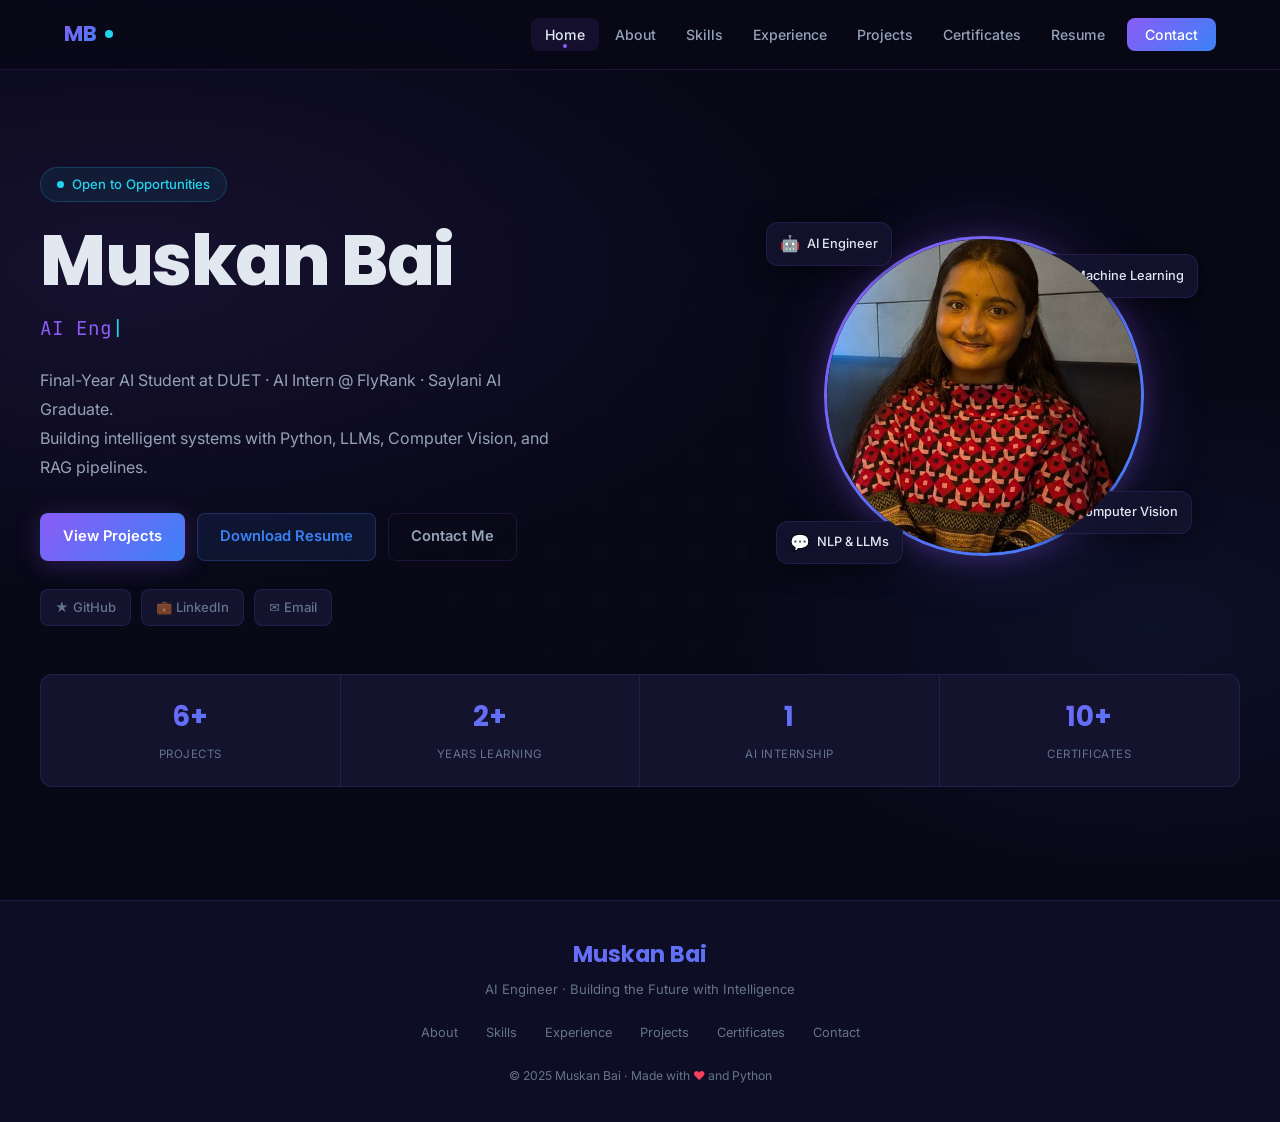
<file: index.html>
<!doctype html>
<html lang="en">
  <head>
    <meta charset="UTF-8" />
    <meta name="viewport" content="width=device-width, initial-scale=1.0" />
    <meta
      name="description"
      content="Muskan Bai – AI Engineer | Machine Learning | Computer Vision | NLP & LLMs. Final-Year AI Student at DUET, AI Intern at FlyRank."
    />
    <title>Muskan Bai | AI Engineer</title>
    <link rel="stylesheet" href="css/style.css" />
    <!-- Google Analytics -->
<script async src="https://www.googletagmanager.com/gtag/js?id=G-RL6PS8D0K2"></script>
<script>
  window.dataLayer = window.dataLayer || [];
  function gtag(){dataLayer.push(arguments);}
  gtag('js', new Date());

  gtag('config', 'G-RL6PS8D0K2');
</script>
  </head>
  <body>
    <!-- ===== NAVBAR ===== -->
    <nav class="navbar" id="navbar">
      <div class="nav-container">
        <a href="index.html" class="nav-logo">
          <span class="logo-text">MB</span>
          <span class="logo-dot"></span>
        </a>
        <ul class="nav-links" id="navLinks">
          <li><a href="index.html" class="nav-link">Home</a></li>
          <li><a href="about.html" class="nav-link">About</a></li>
          <li><a href="skills.html" class="nav-link">Skills</a></li>
          <li><a href="experience.html" class="nav-link">Experience</a></li>
          <li><a href="projects.html" class="nav-link">Projects</a></li>
          <li><a href="certificates.html" class="nav-link">Certificates</a></li>
          <li><a href="resume.html" class="nav-link">Resume</a></li>
          <li><a href="contact.html" class="nav-link btn-nav">Contact</a></li>
        </ul>
        <button class="hamburger" id="hamburger" aria-label="Toggle menu">
          <span></span><span></span><span></span>
        </button>
      </div>
    </nav>

    <!-- ===== HERO ===== -->
    <section class="hero">
      <div class="hero-content">
        <!-- Text -->
        <div class="hero-text">
          <div class="hero-badge">
            <span class="badge-dot"></span>
            Open to Opportunities
          </div>

          <h1 class="hero-name">Muskan Bai</h1>

          <p class="hero-role">
            <span id="typed-text"></span><span class="cursor">|</span>
          </p>

          <p class="hero-desc">
            Final-Year AI Student at DUET &middot; AI Intern&nbsp;@&nbsp;FlyRank
            &middot; Saylani AI Graduate.<br />
            Building intelligent systems with Python, LLMs, Computer Vision, and
            RAG pipelines.
          </p>

          <div class="hero-buttons">
            <a href="projects.html" class="btn btn-primary">View Projects</a>
            <a href="assets/resume.pdf" class="btn btn-secondary" download
              >Download Resume</a
            >
            <a href="contact.html" class="btn btn-outline">Contact Me</a>
          </div>

          <div class="hero-socials">
            <a
              href="https://github.com/yourusername"
              class="social-btn"
              target="_blank"
              rel="noopener noreferrer"
              >&#9733; GitHub</a
            >
            <a
              href="https://linkedin.com/in/yourprofile"
              class="social-btn"
              target="_blank"
              rel="noopener noreferrer"
              >&#128188; LinkedIn</a
            >
            <a href="mailto:your-email@example.com" class="social-btn"
              >&#9993; Email</a
            >
          </div>
        </div>

        <!-- Visual -->
        <div class="hero-visual">
          <div class="avatar-ring">
            <div class="avatar-inner">
              <img
                src="images/profile.jpeg"
                alt="Muskan Bai"
                class="avatar-img"
              />
              <div class="avatar-fallback">MB</div>
            </div>
          </div>

          <div class="float-card fc-1">
            <span class="float-card-icon">&#129302;</span> AI Engineer
          </div>
          <div class="float-card fc-2">
            <span class="float-card-icon">&#129504;</span> Machine Learning
          </div>
          <div class="float-card fc-3">
            <span class="float-card-icon">&#128065;</span> Computer Vision
          </div>
          <div class="float-card fc-4">
            <span class="float-card-icon">&#128172;</span> NLP &amp; LLMs
          </div>
        </div>
      </div>

      <!-- Stats -->
      <div class="hero-stats">
        <div class="stat-item">
          <span class="stat-number">6+</span>
          <span class="stat-label">Projects</span>
        </div>
        <div class="stat-item">
          <span class="stat-number">2+</span>
          <span class="stat-label">Years Learning</span>
        </div>
        <div class="stat-item">
          <span class="stat-number">1</span>
          <span class="stat-label">AI Internship</span>
        </div>
        <div class="stat-item">
          <span class="stat-number">10+</span>
          <span class="stat-label">Certificates</span>
        </div>
      </div>
    </section>

    <!-- ===== FOOTER ===== -->
    <footer class="footer">
      <div class="footer-inner">
        <div class="footer-logo">Muskan Bai</div>
        <p class="footer-sub">
          AI Engineer &middot; Building the Future with Intelligence
        </p>
        <nav class="footer-nav">
          <a href="about.html">About</a>
          <a href="skills.html">Skills</a>
          <a href="experience.html">Experience</a>
          <a href="projects.html">Projects</a>
          <a href="certificates.html">Certificates</a>
          <a href="contact.html">Contact</a>
        </nav>
        <p class="footer-copy">
          &copy; 2025 Muskan Bai &middot; Made with
          <span class="heart">&#9829;</span> and Python
        </p>
      </div>
    </footer>

    <script src="js/script.js"></script>
  </body>
</html>
</file>
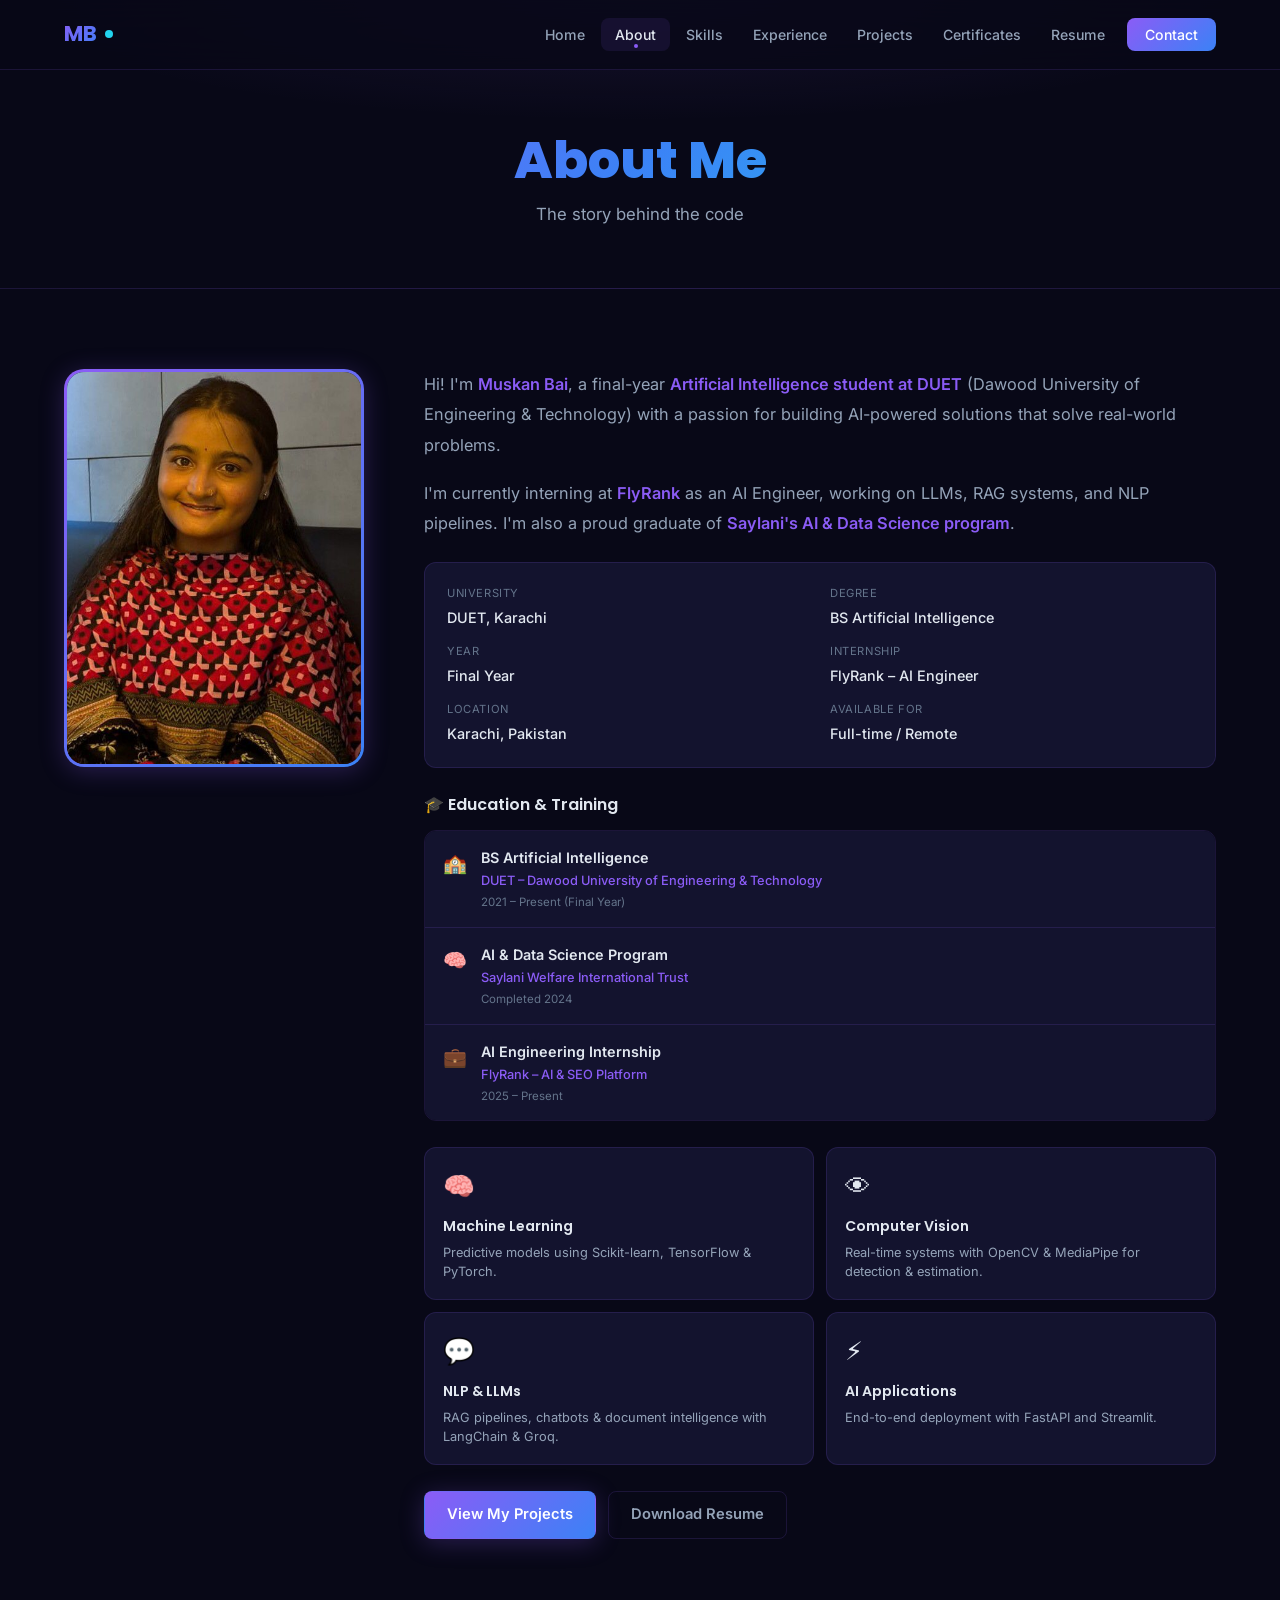
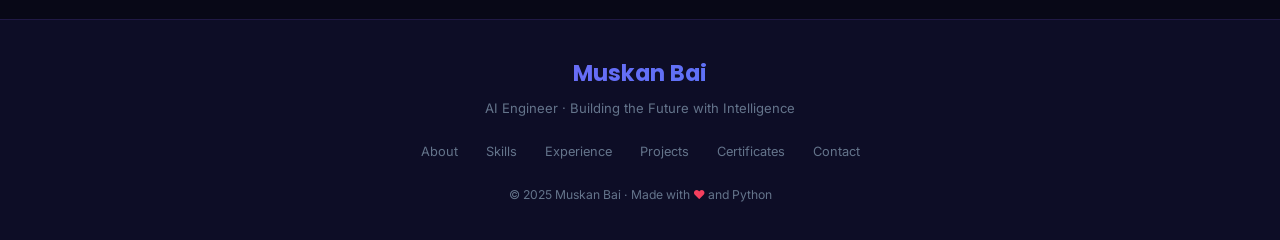
<file: about.html>
<!doctype html>
<html lang="en">
  <head>
    <meta charset="UTF-8" />
    <meta name="viewport" content="width=device-width, initial-scale=1.0" />
    <meta
      name="description"
      content="About Muskan Bai – Final-Year AI Student at DUET, AI Intern at FlyRank, Saylani AI Graduate."
    />
    <title>About | Muskan Bai</title>
    <link rel="stylesheet" href="css/style.css" />
  </head>
  <body>
    <nav class="navbar" id="navbar">
      <div class="nav-container">
        <a href="index.html" class="nav-logo">
          <span class="logo-text">MB</span>
          <span class="logo-dot"></span>
        </a>
        <ul class="nav-links" id="navLinks">
          <li><a href="index.html" class="nav-link">Home</a></li>
          <li><a href="about.html" class="nav-link">About</a></li>
          <li><a href="skills.html" class="nav-link">Skills</a></li>
          <li><a href="experience.html" class="nav-link">Experience</a></li>
          <li><a href="projects.html" class="nav-link">Projects</a></li>
          <li><a href="certificates.html" class="nav-link">Certificates</a></li>
          <li><a href="resume.html" class="nav-link">Resume</a></li>
          <li><a href="contact.html" class="nav-link btn-nav">Contact</a></li>
        </ul>
        <button class="hamburger" id="hamburger" aria-label="Toggle menu">
          <span></span><span></span><span></span>
        </button>
      </div>
    </nav>

    <div class="page-header">
      <h1>About Me</h1>
      <p>The story behind the code</p>
    </div>

    <main class="section">
      <div class="container">
        <div class="about-grid">
          <!-- Photo -->
          <div class="about-photo-wrap reveal-left">
            <div class="about-photo-frame">
              <div class="about-photo-inner">
                <img src="images/profile.jpeg" alt="Muskan Bai" />
                <div class="about-photo-placeholder">MB</div>
              </div>
            </div>
          </div>

          <!-- Content -->
          <div class="reveal-right">
            <p class="about-intro">
              Hi! I'm <span class="hl">Muskan Bai</span>, a final-year
              <span class="hl">Artificial Intelligence student at DUET</span>
              (Dawood University of Engineering &amp; Technology) with a passion
              for building AI-powered solutions that solve real-world problems.
            </p>

            <p class="about-intro">
              I'm currently interning at <span class="hl">FlyRank</span> as an
              AI Engineer, working on LLMs, RAG systems, and NLP pipelines. I'm
              also a proud graduate of
              <span class="hl">Saylani's AI &amp; Data Science program</span>.
            </p>

            <div class="about-info-grid">
              <div class="info-row">
                <span class="info-row-label">University</span>
                <span class="info-row-value">DUET, Karachi</span>
              </div>
              <div class="info-row">
                <span class="info-row-label">Degree</span>
                <span class="info-row-value">BS Artificial Intelligence</span>
              </div>
              <div class="info-row">
                <span class="info-row-label">Year</span>
                <span class="info-row-value">Final Year</span>
              </div>
              <div class="info-row">
                <span class="info-row-label">Internship</span>
                <span class="info-row-value">FlyRank – AI Engineer</span>
              </div>
              <div class="info-row">
                <span class="info-row-label">Location</span>
                <span class="info-row-value">Karachi, Pakistan</span>
              </div>
              <div class="info-row">
                <span class="info-row-label">Available For</span>
                <span class="info-row-value">Full-time / Remote</span>
              </div>
            </div>

            <p class="about-edu-title">&#127891; Education &amp; Training</p>

            <div class="edu-list">
              <div class="edu-row">
                <span class="edu-icon">&#127979;</span>
                <div>
                  <div class="edu-row-title">BS Artificial Intelligence</div>
                  <div class="edu-row-org">
                    DUET – Dawood University of Engineering &amp; Technology
                  </div>
                  <div class="edu-row-year">2021 – Present (Final Year)</div>
                </div>
              </div>
              <div class="edu-row">
                <span class="edu-icon">&#129504;</span>
                <div>
                  <div class="edu-row-title">AI &amp; Data Science Program</div>
                  <div class="edu-row-org">
                    Saylani Welfare International Trust
                  </div>
                  <div class="edu-row-year">Completed 2024</div>
                </div>
              </div>
              <div class="edu-row">
                <span class="edu-icon">&#128188;</span>
                <div>
                  <div class="edu-row-title">AI Engineering Internship</div>
                  <div class="edu-row-org">FlyRank – AI &amp; SEO Platform</div>
                  <div class="edu-row-year">2025 – Present</div>
                </div>
              </div>
            </div>

            <div class="what-i-do-grid">
              <div class="do-card">
                <div class="do-icon">&#129504;</div>
                <h4>Machine Learning</h4>
                <p>
                  Predictive models using Scikit-learn, TensorFlow &amp;
                  PyTorch.
                </p>
              </div>
              <div class="do-card">
                <div class="do-icon">&#128065;</div>
                <h4>Computer Vision</h4>
                <p>
                  Real-time systems with OpenCV &amp; MediaPipe for detection
                  &amp; estimation.
                </p>
              </div>
              <div class="do-card">
                <div class="do-icon">&#128172;</div>
                <h4>NLP &amp; LLMs</h4>
                <p>
                  RAG pipelines, chatbots &amp; document intelligence with
                  LangChain &amp; Groq.
                </p>
              </div>
              <div class="do-card">
                <div class="do-icon">&#9889;</div>
                <h4>AI Applications</h4>
                <p>End-to-end deployment with FastAPI and Streamlit.</p>
              </div>
            </div>

            <div style="display: flex; gap: 12px; flex-wrap: wrap">
              <a href="projects.html" class="btn btn-primary"
                >View My Projects</a
              >
              <a href="assets/resume.pdf" class="btn btn-outline" download
                >Download Resume</a
              >
            </div>
          </div>
        </div>
      </div>
    </main>

    <footer class="footer">
      <div class="footer-inner">
        <div class="footer-logo">Muskan Bai</div>
        <p class="footer-sub">
          AI Engineer &middot; Building the Future with Intelligence
        </p>
        <nav class="footer-nav">
          <a href="about.html">About</a>
          <a href="skills.html">Skills</a>
          <a href="experience.html">Experience</a>
          <a href="projects.html">Projects</a>
          <a href="certificates.html">Certificates</a>
          <a href="contact.html">Contact</a>
        </nav>
        <p class="footer-copy">
          &copy; 2025 Muskan Bai &middot; Made with
          <span class="heart">&#9829;</span> and Python
        </p>
      </div>
    </footer>

    <script src="js/script.js"></script>
  </body>
</html>
</file>
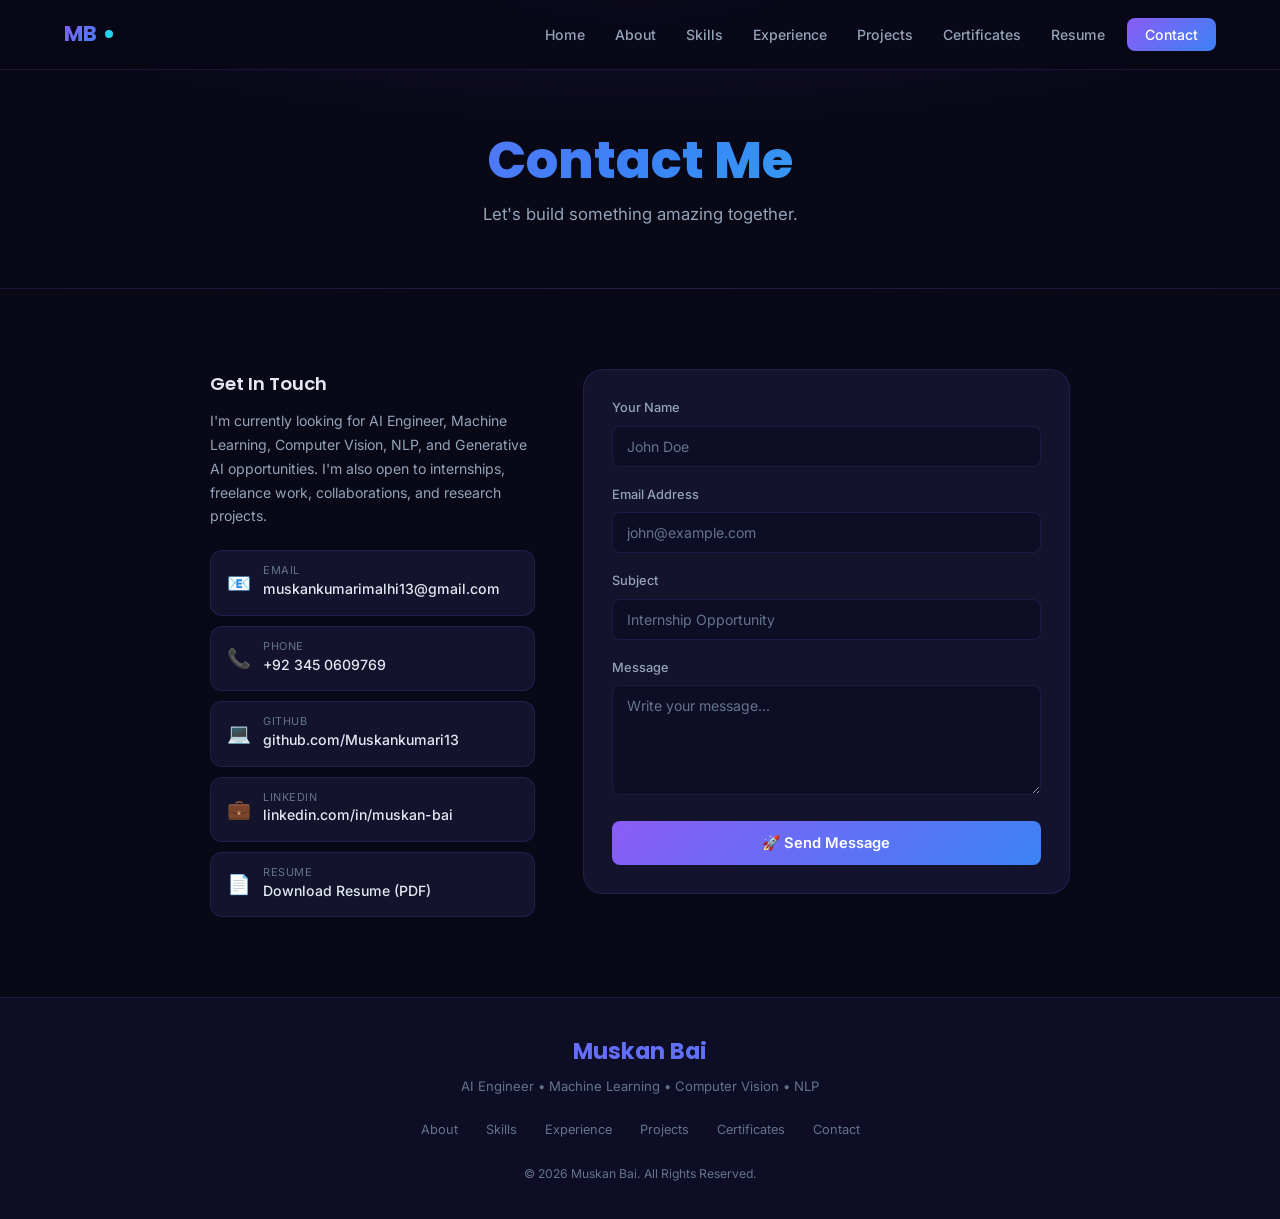
<file: contact.html>
<!doctype html>
<html lang="en">
  <head>
    <meta charset="UTF-8" />
    <meta name="viewport" content="width=device-width, initial-scale=1.0" />
    <meta
      name="description"
      content="Get in touch with Muskan Bai – AI Engineer. Email, GitHub, LinkedIn, or send a message directly."
    />
    <title>Contact | Muskan Bai</title>
    <link rel="stylesheet" href="css/style.css" />
  </head>

  <body>
    <!-- Navigation -->
    <nav class="navbar" id="navbar">
      <div class="nav-container">
        <a href="index.html" class="nav-logo">
          <span class="logo-text">MB</span>
          <span class="logo-dot"></span>
        </a>

        <ul class="nav-links" id="navLinks">
          <li><a href="index.html" class="nav-link">Home</a></li>
          <li><a href="about.html" class="nav-link">About</a></li>
          <li><a href="skills.html" class="nav-link">Skills</a></li>
          <li><a href="experience.html" class="nav-link">Experience</a></li>
          <li><a href="projects.html" class="nav-link">Projects</a></li>
          <li><a href="certificates.html" class="nav-link">Certificates</a></li>
          <li><a href="resume.html" class="nav-link">Resume</a></li>
          <li><a href="contact.html" class="nav-link btn-nav">Contact</a></li>
        </ul>

        <button class="hamburger" id="hamburger" aria-label="Toggle menu">
          <span></span>
          <span></span>
          <span></span>
        </button>
      </div>
    </nav>

    <!-- Header -->
    <div class="page-header">
      <h1>Contact Me</h1>
      <p>Let's build something amazing together.</p>
    </div>

    <!-- Contact Section -->
    <main class="section">
      <div class="container">
        <div class="contact-wrap">
          <!-- Contact Information -->
          <div class="reveal-left">
            <h3 class="contact-info-title">Get In Touch</h3>

            <p class="contact-info-intro">
              I'm currently looking for AI Engineer, Machine Learning, Computer
              Vision, NLP, and Generative AI opportunities. I'm also open to
              internships, freelance work, collaborations, and research
              projects.
            </p>

            <div class="contact-links">
              <!-- Email -->
              <a
                href="mailto:muskankumarimalhi13@gmail.com"
                class="contact-link-row"
              >
                <span class="contact-link-ico">📧</span>
                <div>
                  <div class="contact-link-label">Email</div>
                  <div class="contact-link-val">
                    muskankumarimalhi13@gmail.com
                  </div>
                </div>
              </a>

              <!-- Phone -->
              <a href="tel:+923450609769" class="contact-link-row">
                <span class="contact-link-ico">📞</span>
                <div>
                  <div class="contact-link-label">Phone</div>
                  <div class="contact-link-val">+92 345 0609769</div>
                </div>
              </a>

              <!-- GitHub -->
              <a
                href="https://github.com/Muskankumari13"
                target="_blank"
                rel="noopener noreferrer"
                class="contact-link-row"
              >
                <span class="contact-link-ico">💻</span>
                <div>
                  <div class="contact-link-label">GitHub</div>
                  <div class="contact-link-val">github.com/Muskankumari13</div>
                </div>
              </a>

              <!-- LinkedIn -->
              <a
                href="https://www.linkedin.com/in/muskan-bai"
                target="_blank"
                rel="noopener noreferrer"
                class="contact-link-row"
              >
                <span class="contact-link-ico">💼</span>
                <div>
                  <div class="contact-link-label">LinkedIn</div>
                  <div class="contact-link-val">linkedin.com/in/muskan-bai</div>
                </div>
              </a>

              <!-- Resume -->
              <a href="assets/resume.pdf" download class="contact-link-row">
                <span class="contact-link-ico">📄</span>
                <div>
                  <div class="contact-link-label">Resume</div>
                  <div class="contact-link-val">Download Resume (PDF)</div>
                </div>
              </a>
            </div>
          </div>

          <!-- Contact Form -->
          <div class="reveal-right">
            <div class="contact-form-card">
              <form
  id="contactForm"
  action="https://formsubmit.co/muskankumarimalhi13@gmail.com"
  method="POST"
>
                <div class="form-row">
                  <label class="form-label" for="name">Your Name</label>
                  <input
                    class="form-input"
                    type="text"
                    id="name"
                    placeholder="John Doe"
                    required
                  />
                </div>

                <div class="form-row">
                  <label class="form-label" for="email">Email Address</label>
                  <input
                    class="form-input"
                    type="email"
                    id="email"
                    placeholder="john@example.com"
                    required
                  />
                </div>

                <div class="form-row">
                  <label class="form-label" for="subject">Subject</label>
                  <input
                    class="form-input"
                    type="text"
                    id="subject"
                    placeholder="Internship Opportunity"
                    required
                  />
                </div>

                <div class="form-row">
                  <label class="form-label" for="message">Message</label>
                  <textarea
                    class="form-textarea"
                    id="message"
                    placeholder="Write your message..."
                    required
                  ></textarea>
                </div>

                <button class="form-btn" type="submit">🚀 Send Message</button>
              </form>
            </div>
          </div>
        </div>
      </div>
    </main>

    <!-- Footer -->
    <footer class="footer">
      <div class="footer-inner">
        <div class="footer-logo">Muskan Bai</div>

        <p class="footer-sub">
          AI Engineer • Machine Learning • Computer Vision • NLP
        </p>

        <nav class="footer-nav">
          <a href="about.html">About</a>
          <a href="skills.html">Skills</a>
          <a href="experience.html">Experience</a>
          <a href="projects.html">Projects</a>
          <a href="certificates.html">Certificates</a>
          <a href="contact.html">Contact</a>
        </nav>

        <p class="footer-copy">&copy; 2026 Muskan Bai. All Rights Reserved.</p>
      </div>
    </footer>

    <script src="js/script.js"></script>
  </body>
</html>
</file>
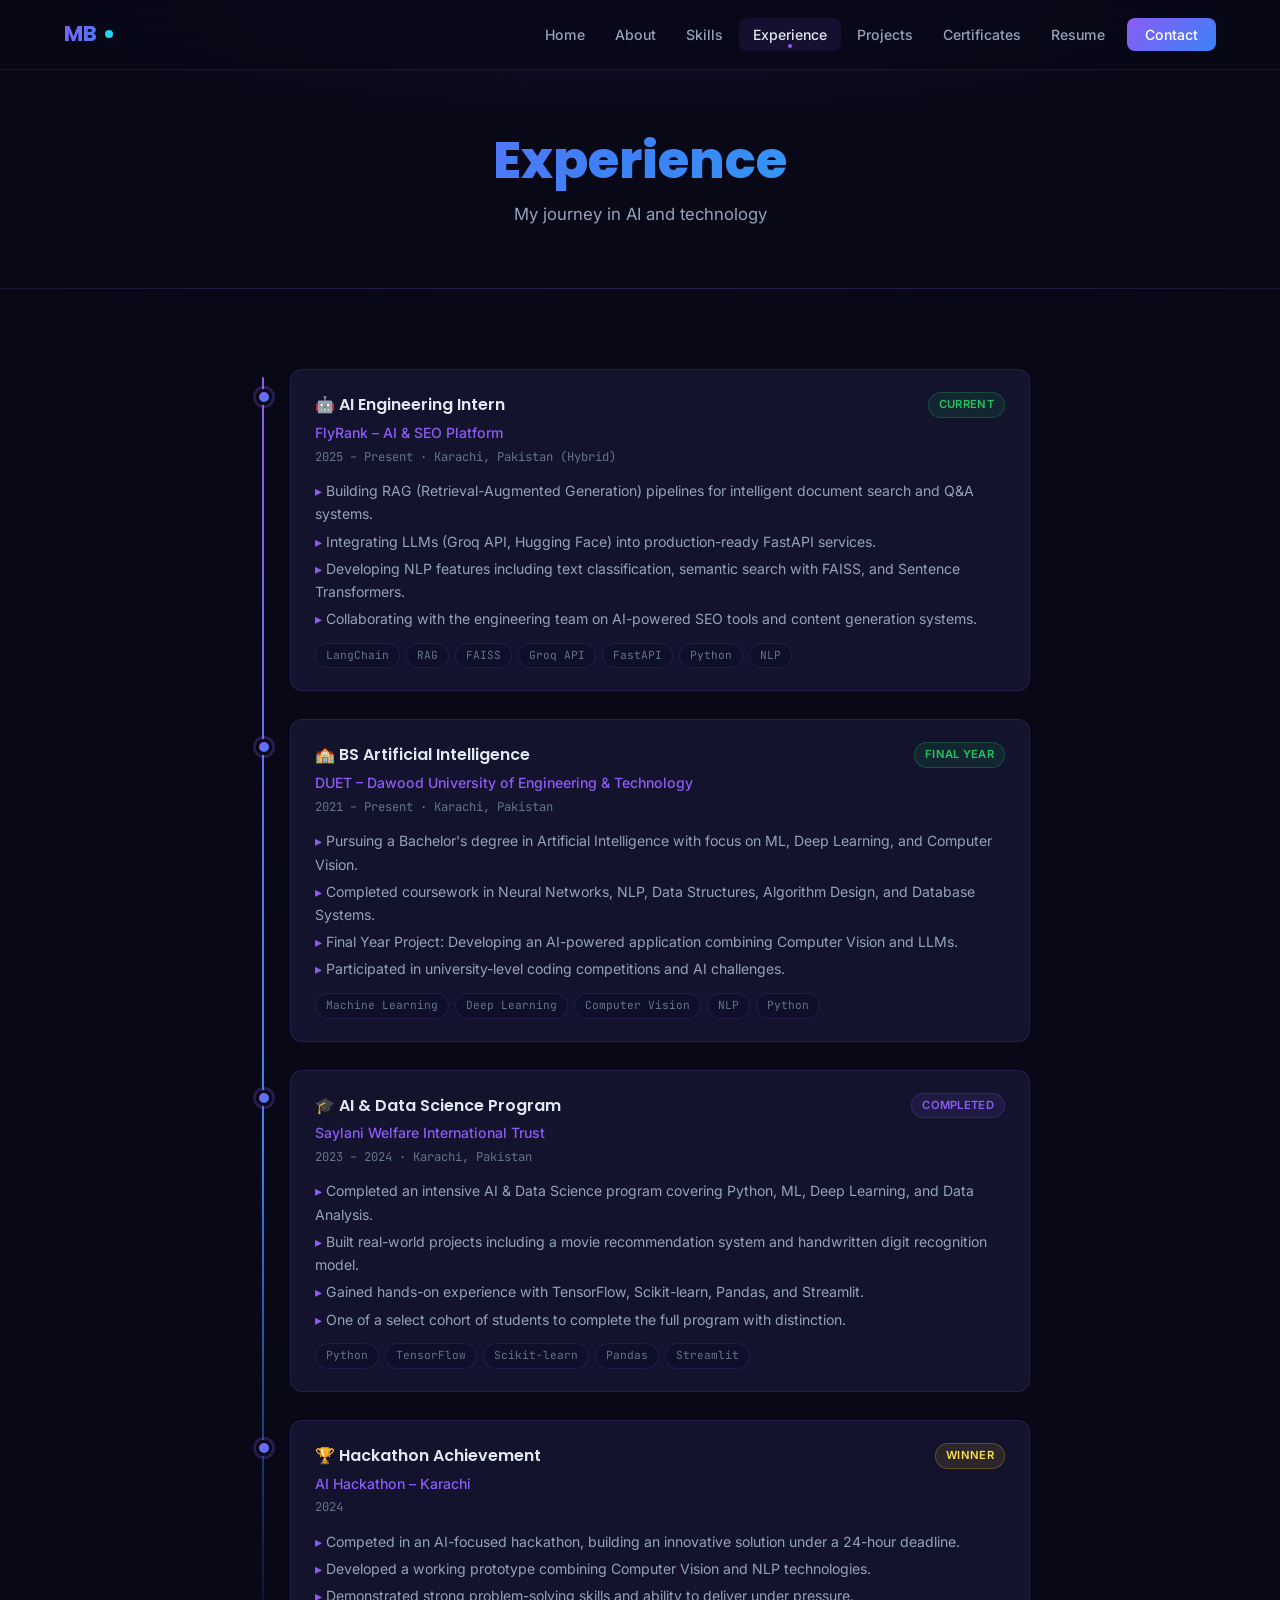
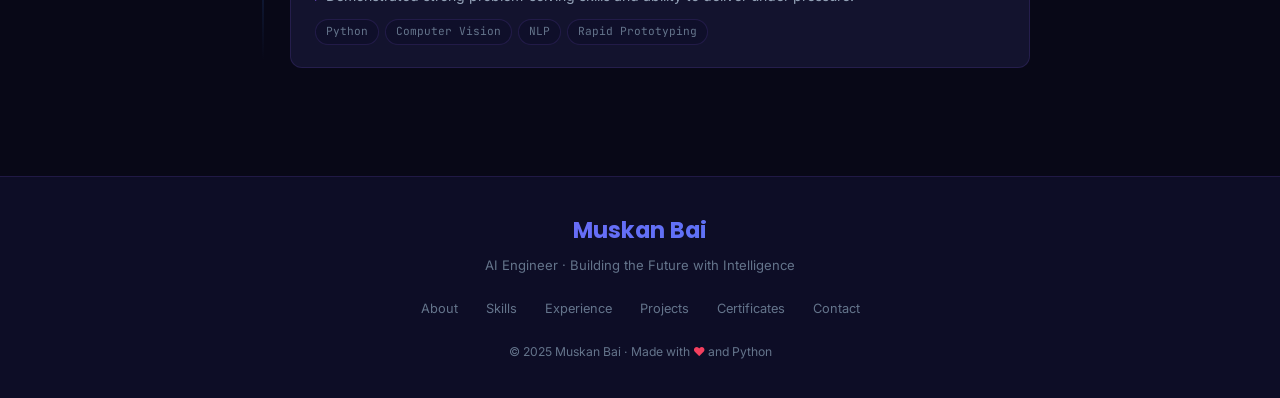
<file: experience.html>
<!doctype html>
<html lang="en">
  <head>
    <meta charset="UTF-8" />
    <meta name="viewport" content="width=device-width, initial-scale=1.0" />
    <meta
      name="description"
      content="Muskan Bai's experience – FlyRank AI Internship, Saylani AI Graduate, Hackathon winner, DUET AI student."
    />
    <title>Experience | Muskan Bai</title>
    <link rel="stylesheet" href="css/style.css" />
  </head>
  <body>
    <nav class="navbar" id="navbar">
      <div class="nav-container">
        <a href="index.html" class="nav-logo">
          <span class="logo-text">MB</span>
          <span class="logo-dot"></span>
        </a>
        <ul class="nav-links" id="navLinks">
          <li><a href="index.html" class="nav-link">Home</a></li>
          <li><a href="about.html" class="nav-link">About</a></li>
          <li><a href="skills.html" class="nav-link">Skills</a></li>
          <li><a href="experience.html" class="nav-link">Experience</a></li>
          <li><a href="projects.html" class="nav-link">Projects</a></li>
          <li><a href="certificates.html" class="nav-link">Certificates</a></li>
          <li><a href="resume.html" class="nav-link">Resume</a></li>
          <li><a href="contact.html" class="nav-link btn-nav">Contact</a></li>
        </ul>
        <button class="hamburger" id="hamburger" aria-label="Toggle menu">
          <span></span><span></span><span></span>
        </button>
      </div>
    </nav>

    <div class="page-header">
      <h1>Experience</h1>
      <p>My journey in AI and technology</p>
    </div>

    <main class="section">
      <div class="container">
        <div class="timeline-wrap">
          <!-- FlyRank Internship -->
          <div class="tl-item reveal">
            <div class="tl-dot"></div>
            <div class="tl-card">
              <div class="tl-top">
                <span class="tl-title">&#129302; AI Engineering Intern</span>
                <span class="tl-badge tl-badge-current">Current</span>
              </div>
              <div class="tl-org">FlyRank &ndash; AI &amp; SEO Platform</div>
              <div class="tl-period">
                2025 &ndash; Present &middot; Karachi, Pakistan (Hybrid)
              </div>
              <div class="tl-desc">
                <ul>
                  <li>
                    Building RAG (Retrieval-Augmented Generation) pipelines for
                    intelligent document search and Q&amp;A systems.
                  </li>
                  <li>
                    Integrating LLMs (Groq API, Hugging Face) into
                    production-ready FastAPI services.
                  </li>
                  <li>
                    Developing NLP features including text classification,
                    semantic search with FAISS, and Sentence Transformers.
                  </li>
                  <li>
                    Collaborating with the engineering team on AI-powered SEO
                    tools and content generation systems.
                  </li>
                </ul>
              </div>
              <div class="tl-tags">
                <span class="tl-tag">LangChain</span>
                <span class="tl-tag">RAG</span>
                <span class="tl-tag">FAISS</span>
                <span class="tl-tag">Groq API</span>
                <span class="tl-tag">FastAPI</span>
                <span class="tl-tag">Python</span>
                <span class="tl-tag">NLP</span>
              </div>
            </div>
          </div>

          <!-- DUET Final Year -->
          <div class="tl-item reveal">
            <div class="tl-dot"></div>
            <div class="tl-card">
              <div class="tl-top">
                <span class="tl-title"
                  >&#127979; BS Artificial Intelligence</span
                >
                <span class="tl-badge tl-badge-current">Final Year</span>
              </div>
              <div class="tl-org">
                DUET &ndash; Dawood University of Engineering &amp; Technology
              </div>
              <div class="tl-period">
                2021 &ndash; Present &middot; Karachi, Pakistan
              </div>
              <div class="tl-desc">
                <ul>
                  <li>
                    Pursuing a Bachelor's degree in Artificial Intelligence with
                    focus on ML, Deep Learning, and Computer Vision.
                  </li>
                  <li>
                    Completed coursework in Neural Networks, NLP, Data
                    Structures, Algorithm Design, and Database Systems.
                  </li>
                  <li>
                    Final Year Project: Developing an AI-powered application
                    combining Computer Vision and LLMs.
                  </li>
                  <li>
                    Participated in university-level coding competitions and AI
                    challenges.
                  </li>
                </ul>
              </div>
              <div class="tl-tags">
                <span class="tl-tag">Machine Learning</span>
                <span class="tl-tag">Deep Learning</span>
                <span class="tl-tag">Computer Vision</span>
                <span class="tl-tag">NLP</span>
                <span class="tl-tag">Python</span>
              </div>
            </div>
          </div>

          <!-- Saylani -->
          <div class="tl-item reveal">
            <div class="tl-dot"></div>
            <div class="tl-card">
              <div class="tl-top">
                <span class="tl-title"
                  >&#127891; AI &amp; Data Science Program</span
                >
                <span class="tl-badge tl-badge-past">Completed</span>
              </div>
              <div class="tl-org">Saylani Welfare International Trust</div>
              <div class="tl-period">
                2023 &ndash; 2024 &middot; Karachi, Pakistan
              </div>
              <div class="tl-desc">
                <ul>
                  <li>
                    Completed an intensive AI &amp; Data Science program
                    covering Python, ML, Deep Learning, and Data Analysis.
                  </li>
                  <li>
                    Built real-world projects including a movie recommendation
                    system and handwritten digit recognition model.
                  </li>
                  <li>
                    Gained hands-on experience with TensorFlow, Scikit-learn,
                    Pandas, and Streamlit.
                  </li>
                  <li>
                    One of a select cohort of students to complete the full
                    program with distinction.
                  </li>
                </ul>
              </div>
              <div class="tl-tags">
                <span class="tl-tag">Python</span>
                <span class="tl-tag">TensorFlow</span>
                <span class="tl-tag">Scikit-learn</span>
                <span class="tl-tag">Pandas</span>
                <span class="tl-tag">Streamlit</span>
              </div>
            </div>
          </div>

          <!-- Hackathon -->
          <div class="tl-item reveal">
            <div class="tl-dot"></div>
            <div class="tl-card">
              <div class="tl-top">
                <span class="tl-title">&#127942; Hackathon Achievement</span>
                <span class="tl-badge tl-badge-award">Winner</span>
              </div>
              <div class="tl-org">AI Hackathon &ndash; Karachi</div>
              <div class="tl-period">2024</div>
              <div class="tl-desc">
                <ul>
                  <li>
                    Competed in an AI-focused hackathon, building an innovative
                    solution under a 24-hour deadline.
                  </li>
                  <li>
                    Developed a working prototype combining Computer Vision and
                    NLP technologies.
                  </li>
                  <li>
                    Demonstrated strong problem-solving skills and ability to
                    deliver under pressure.
                  </li>
                </ul>
              </div>
              <div class="tl-tags">
                <span class="tl-tag">Python</span>
                <span class="tl-tag">Computer Vision</span>
                <span class="tl-tag">NLP</span>
                <span class="tl-tag">Rapid Prototyping</span>
              </div>
            </div>
          </div>
        </div>
      </div>
    </main>

    <footer class="footer">
      <div class="footer-inner">
        <div class="footer-logo">Muskan Bai</div>
        <p class="footer-sub">
          AI Engineer &middot; Building the Future with Intelligence
        </p>
        <nav class="footer-nav">
          <a href="about.html">About</a>
          <a href="skills.html">Skills</a>
          <a href="experience.html">Experience</a>
          <a href="projects.html">Projects</a>
          <a href="certificates.html">Certificates</a>
          <a href="contact.html">Contact</a>
        </nav>
        <p class="footer-copy">
          &copy; 2025 Muskan Bai &middot; Made with
          <span class="heart">&#9829;</span> and Python
        </p>
      </div>
    </footer>

    <script src="js/script.js"></script>
  </body>
</html>
</file>
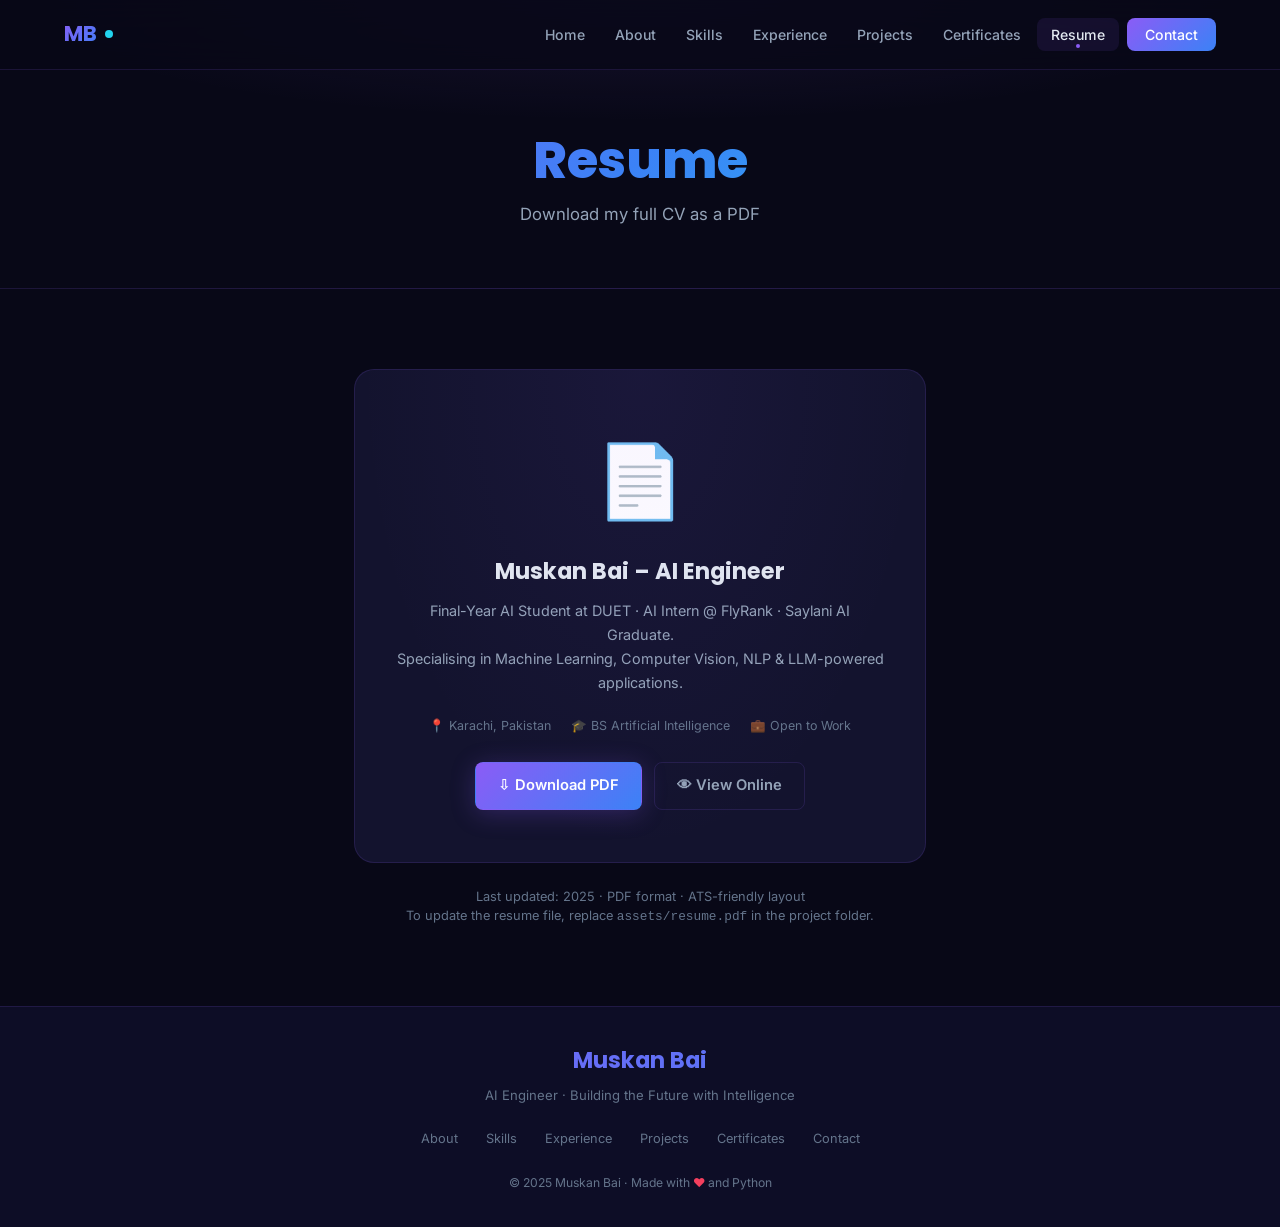
<file: resume.html>
<!doctype html>
<html lang="en">
  <head>
    <meta charset="UTF-8" />
    <meta name="viewport" content="width=device-width, initial-scale=1.0" />
    <meta
      name="description"
      content="Download Muskan Bai's resume – AI Engineer, Machine Learning, Computer Vision."
    />
    <title>Resume | Muskan Bai</title>
    <link rel="stylesheet" href="css/style.css" />
  </head>
  <body>
    <nav class="navbar" id="navbar">
      <div class="nav-container">
        <a href="index.html" class="nav-logo">
          <span class="logo-text">MB</span>
          <span class="logo-dot"></span>
        </a>
        <ul class="nav-links" id="navLinks">
          <li><a href="index.html" class="nav-link">Home</a></li>
          <li><a href="about.html" class="nav-link">About</a></li>
          <li><a href="skills.html" class="nav-link">Skills</a></li>
          <li><a href="experience.html" class="nav-link">Experience</a></li>
          <li><a href="projects.html" class="nav-link">Projects</a></li>
          <li><a href="certificates.html" class="nav-link">Certificates</a></li>
          <li><a href="resume.html" class="nav-link">Resume</a></li>
          <li><a href="contact.html" class="nav-link btn-nav">Contact</a></li>
        </ul>
        <button class="hamburger" id="hamburger" aria-label="Toggle menu">
          <span></span><span></span><span></span>
        </button>
      </div>
    </nav>

    <div class="page-header">
      <h1>Resume</h1>
      <p>Download my full CV as a PDF</p>
    </div>

    <main class="section">
      <div class="resume-wrap">
        <div class="resume-card reveal">
          <span class="resume-pdf-icon">&#128196;</span>
          <h2 class="resume-card-title">Muskan Bai &ndash; AI Engineer</h2>
          <p class="resume-card-desc">
            Final-Year AI Student at DUET &middot; AI Intern @ FlyRank &middot;
            Saylani AI Graduate.<br />
            Specialising in Machine Learning, Computer Vision, NLP &amp;
            LLM-powered applications.
          </p>
          <div class="resume-meta-row">
            <span class="resume-meta-item">&#128205; Karachi, Pakistan</span>
            <span class="resume-meta-item"
              >&#127891; BS Artificial Intelligence</span
            >
            <span class="resume-meta-item">&#128188; Open to Work</span>
          </div>
          <div class="resume-actions">
            <a href="assets/resume.pdf" class="btn btn-primary" download>
              &#8681; Download PDF
            </a>
            <a
              href="assets/resume.pdf"
              class="btn btn-outline"
              target="_blank"
              rel="noopener noreferrer"
            >
              &#128065; View Online
            </a>
          </div>
        </div>

        <p class="resume-note">
          Last updated: 2025 &middot; PDF format &middot; ATS-friendly layout<br />
          To update the resume file, replace <code>assets/resume.pdf</code> in
          the project folder.
        </p>
      </div>
    </main>

    <footer class="footer">
      <div class="footer-inner">
        <div class="footer-logo">Muskan Bai</div>
        <p class="footer-sub">
          AI Engineer &middot; Building the Future with Intelligence
        </p>
        <nav class="footer-nav">
          <a href="about.html">About</a>
          <a href="skills.html">Skills</a>
          <a href="experience.html">Experience</a>
          <a href="projects.html">Projects</a>
          <a href="certificates.html">Certificates</a>
          <a href="contact.html">Contact</a>
        </nav>
        <p class="footer-copy">
          &copy; 2025 Muskan Bai &middot; Made with
          <span class="heart">&#9829;</span> and Python
        </p>
      </div>
    </footer>

    <script src="js/script.js"></script>
  </body>
</html>
</file>
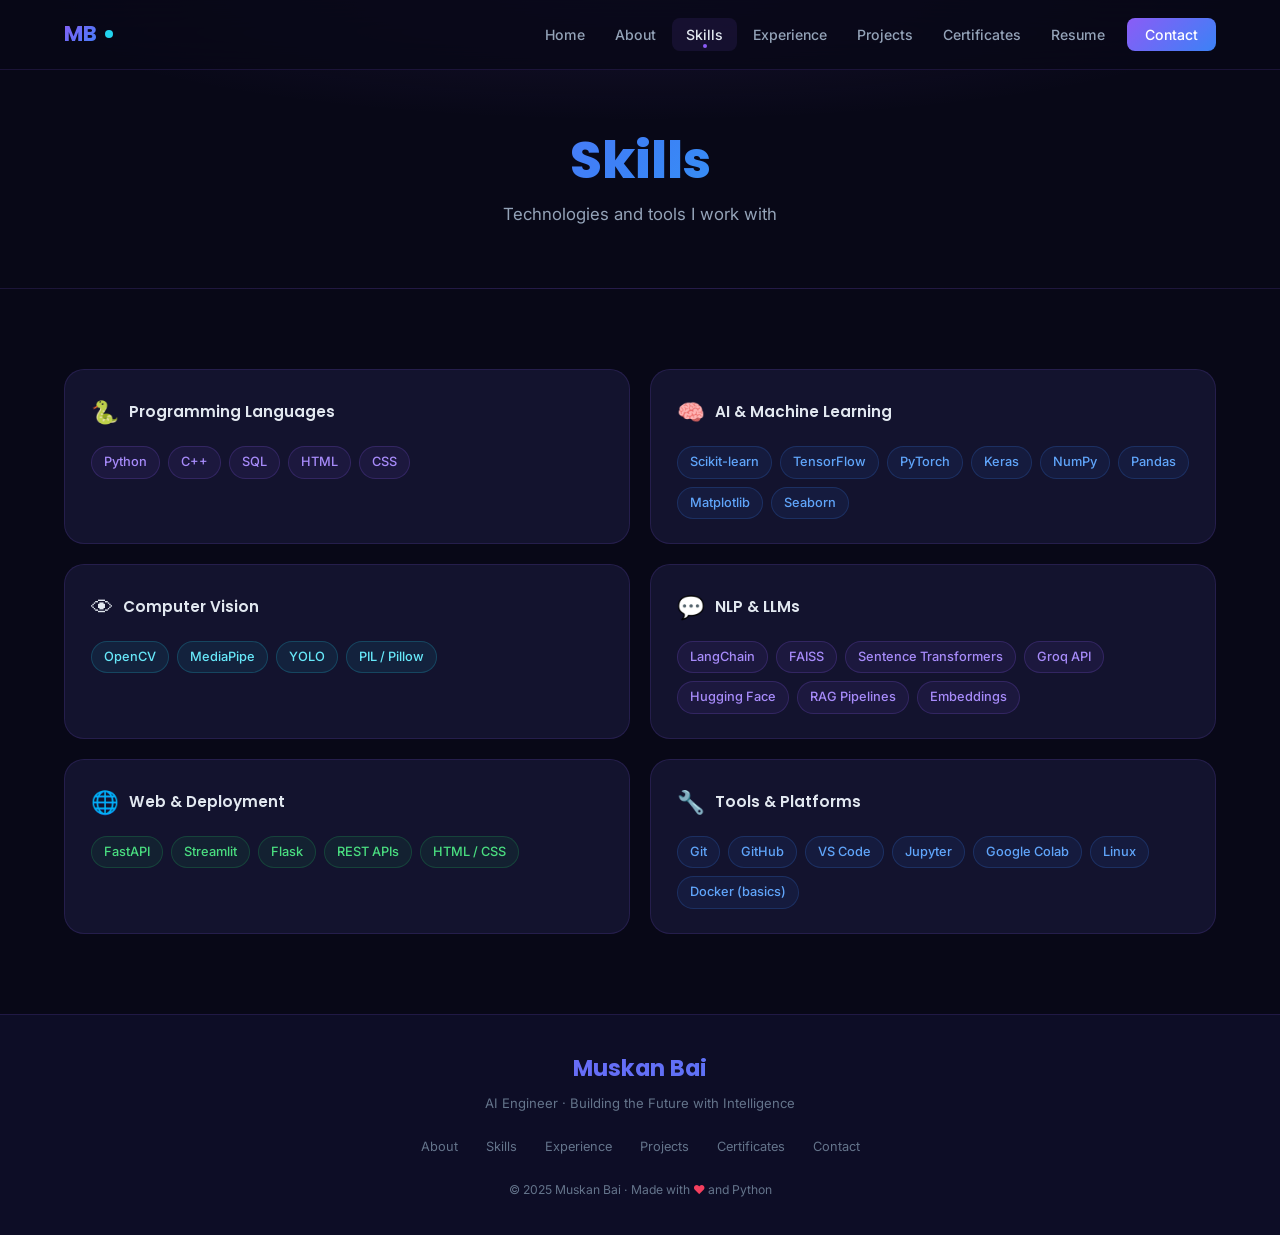
<file: skills.html>
<!doctype html>
<html lang="en">
  <head>
    <meta charset="UTF-8" />
    <meta name="viewport" content="width=device-width, initial-scale=1.0" />
    <meta
      name="description"
      content="Muskan Bai's technical skills – Python, ML, Computer Vision, NLP, LLMs, and more."
    />
    <title>Skills | Muskan Bai</title>
    <link rel="stylesheet" href="css/style.css" />
  </head>
  <body>
    <nav class="navbar" id="navbar">
      <div class="nav-container">
        <a href="index.html" class="nav-logo">
          <span class="logo-text">MB</span>
          <span class="logo-dot"></span>
        </a>
        <ul class="nav-links" id="navLinks">
          <li><a href="index.html" class="nav-link">Home</a></li>
          <li><a href="about.html" class="nav-link">About</a></li>
          <li><a href="skills.html" class="nav-link">Skills</a></li>
          <li><a href="experience.html" class="nav-link">Experience</a></li>
          <li><a href="projects.html" class="nav-link">Projects</a></li>
          <li><a href="certificates.html" class="nav-link">Certificates</a></li>
          <li><a href="resume.html" class="nav-link">Resume</a></li>
          <li><a href="contact.html" class="nav-link btn-nav">Contact</a></li>
        </ul>
        <button class="hamburger" id="hamburger" aria-label="Toggle menu">
          <span></span><span></span><span></span>
        </button>
      </div>
    </nav>

    <div class="page-header">
      <h1>Skills</h1>
      <p>Technologies and tools I work with</p>
    </div>

    <main class="section">
      <div class="container">
        <div class="skills-grid">
          <!-- Programming Languages -->
          <div class="skill-card reveal">
            <div class="skill-card-header">
              <span class="skill-card-icon">&#128013;</span>
              <span class="skill-card-title">Programming Languages</span>
            </div>
            <div class="tag-cloud">
              <span class="tag tag-purple">Python</span>
              <span class="tag tag-purple">C++</span>
              <span class="tag tag-purple">SQL</span>
              <span class="tag tag-purple">HTML</span>
              <span class="tag tag-purple">CSS</span>
            </div>
          </div>

          <!-- AI / Machine Learning -->
          <div class="skill-card reveal">
            <div class="skill-card-header">
              <span class="skill-card-icon">&#129504;</span>
              <span class="skill-card-title">AI &amp; Machine Learning</span>
            </div>
            <div class="tag-cloud">
              <span class="tag tag-blue">Scikit-learn</span>
              <span class="tag tag-blue">TensorFlow</span>
              <span class="tag tag-blue">PyTorch</span>
              <span class="tag tag-blue">Keras</span>
              <span class="tag tag-blue">NumPy</span>
              <span class="tag tag-blue">Pandas</span>
              <span class="tag tag-blue">Matplotlib</span>
              <span class="tag tag-blue">Seaborn</span>
            </div>
          </div>

          <!-- Computer Vision -->
          <div class="skill-card reveal">
            <div class="skill-card-header">
              <span class="skill-card-icon">&#128065;</span>
              <span class="skill-card-title">Computer Vision</span>
            </div>
            <div class="tag-cloud">
              <span class="tag tag-cyan">OpenCV</span>
              <span class="tag tag-cyan">MediaPipe</span>
              <span class="tag tag-cyan">YOLO</span>
              <span class="tag tag-cyan">PIL / Pillow</span>
            </div>
          </div>

          <!-- NLP & LLMs -->
          <div class="skill-card reveal">
            <div class="skill-card-header">
              <span class="skill-card-icon">&#128172;</span>
              <span class="skill-card-title">NLP &amp; LLMs</span>
            </div>
            <div class="tag-cloud">
              <span class="tag tag-purple">LangChain</span>
              <span class="tag tag-purple">FAISS</span>
              <span class="tag tag-purple">Sentence Transformers</span>
              <span class="tag tag-purple">Groq API</span>
              <span class="tag tag-purple">Hugging Face</span>
              <span class="tag tag-purple">RAG Pipelines</span>
              <span class="tag tag-purple">Embeddings</span>
            </div>
          </div>

          <!-- Web & Deployment -->
          <div class="skill-card reveal">
            <div class="skill-card-header">
              <span class="skill-card-icon">&#127760;</span>
              <span class="skill-card-title">Web &amp; Deployment</span>
            </div>
            <div class="tag-cloud">
              <span class="tag tag-green">FastAPI</span>
              <span class="tag tag-green">Streamlit</span>
              <span class="tag tag-green">Flask</span>
              <span class="tag tag-green">REST APIs</span>
              <span class="tag tag-green">HTML / CSS</span>
            </div>
          </div>

          <!-- Tools & Platforms -->
          <div class="skill-card reveal">
            <div class="skill-card-header">
              <span class="skill-card-icon">&#128295;</span>
              <span class="skill-card-title">Tools &amp; Platforms</span>
            </div>
            <div class="tag-cloud">
              <span class="tag tag-blue">Git</span>
              <span class="tag tag-blue">GitHub</span>
              <span class="tag tag-blue">VS Code</span>
              <span class="tag tag-blue">Jupyter</span>
              <span class="tag tag-blue">Google Colab</span>
              <span class="tag tag-blue">Linux</span>
              <span class="tag tag-blue">Docker (basics)</span>
            </div>
          </div>
        </div>
      </div>
    </main>

    <footer class="footer">
      <div class="footer-inner">
        <div class="footer-logo">Muskan Bai</div>
        <p class="footer-sub">
          AI Engineer &middot; Building the Future with Intelligence
        </p>
        <nav class="footer-nav">
          <a href="about.html">About</a>
          <a href="skills.html">Skills</a>
          <a href="experience.html">Experience</a>
          <a href="projects.html">Projects</a>
          <a href="certificates.html">Certificates</a>
          <a href="contact.html">Contact</a>
        </nav>
        <p class="footer-copy">
          &copy; 2025 Muskan Bai &middot; Made with
          <span class="heart">&#9829;</span> and Python
        </p>
      </div>
    </footer>

    <script src="js/script.js"></script>
  </body>
</html>
</file>
<file: css/style.css>
/* ======================================================
   Muskan Bai – AI Engineer Portfolio
   Main Stylesheet
   ====================================================== */

/* ===== GOOGLE FONTS ===== */
@import url('https://fonts.googleapis.com/css2?family=Inter:wght@300;400;500;600;700&family=Poppins:wght@500;600;700;800&family=JetBrains+Mono:wght@400;500&display=swap');

/* ===== CSS VARIABLES ===== */
:root {
  /* Backgrounds */
  --bg-primary:    #080817;
  --bg-secondary:  #0d0d26;
  --bg-card:       #13132e;
  --bg-card-hover: #18183a;

  /* Brand */
  --purple: #8b5cf6;
  --blue:   #3b82f6;
  --cyan:   #22d3ee;
  --green:  #22c55e;

  /* Gradients */
  --gradient:      linear-gradient(135deg, #8b5cf6 0%, #3b82f6 100%);
  --gradient-text: linear-gradient(135deg, #8b5cf6, #3b82f6, #22d3ee);

  /* Text */
  --text-primary:   #e2e8f0;
  --text-secondary: #94a3b8;
  --text-muted:     #64748b;

  /* Borders */
  --border:       rgba(139, 92, 246, 0.15);
  --border-hover: rgba(139, 92, 246, 0.45);

  /* Shadows */
  --shadow:        0 4px 24px rgba(0, 0, 0, 0.5);
  --shadow-accent: 0 4px 24px rgba(139, 92, 246, 0.25);
  --glow:          0 0 40px rgba(139, 92, 246, 0.12);

  /* Typography */
  --font-sans:    'Inter', 'Segoe UI', system-ui, sans-serif;
  --font-heading: 'Poppins', 'Inter', sans-serif;
  --font-mono:    'JetBrains Mono', 'Fira Code', monospace;

  /* Layout */
  --nav-height: 70px;
  --max-width:  1200px;
  --section-py: 80px;

  /* Radius */
  --radius-sm:   8px;
  --radius:      12px;
  --radius-lg:   20px;
  --radius-full: 9999px;

  /* Transitions */
  --ease:      all 0.3s ease;
  --ease-slow: all 0.6s ease;
}

/* ===== RESET ===== */
*, *::before, *::after {
  margin: 0;
  padding: 0;
  box-sizing: border-box;
}

html {
  scroll-behavior: smooth;
  scroll-padding-top: var(--nav-height);
}

body {
  font-family: var(--font-sans);
  background: var(--bg-primary);
  color: var(--text-primary);
  line-height: 1.6;
  overflow-x: hidden;
  -webkit-font-smoothing: antialiased;
}

img  { max-width: 100%; height: auto; display: block; }
a    { color: inherit; text-decoration: none; }
ul   { list-style: none; }
button { font-family: inherit; }

/* ===== SCROLLBAR ===== */
::-webkit-scrollbar { width: 6px; }
::-webkit-scrollbar-track { background: var(--bg-secondary); }
::-webkit-scrollbar-thumb { background: var(--purple); border-radius: var(--radius-full); }
::-webkit-scrollbar-thumb:hover { background: var(--blue); }

/* ===== SELECTION ===== */
::selection { background: rgba(139, 92, 246, 0.3); color: var(--text-primary); }

/* ===== UTILITIES ===== */
.container {
  max-width: var(--max-width);
  margin: 0 auto;
  padding: 0 24px;
}

.section { padding: var(--section-py) 0; }

/* ===== NAVBAR ===== */
.navbar {
  position: fixed;
  inset: 0 0 auto 0;
  height: var(--nav-height);
  z-index: 1000;
  background: rgba(8, 8, 23, 0.8);
  backdrop-filter: blur(20px);
  -webkit-backdrop-filter: blur(20px);
  border-bottom: 1px solid var(--border);
  transition: var(--ease);
}

.navbar.scrolled {
  background: rgba(8, 8, 23, 0.97);
  box-shadow: 0 4px 30px rgba(0, 0, 0, 0.5);
}

.nav-container {
  max-width: var(--max-width);
  margin: 0 auto;
  padding: 0 24px;
  height: 100%;
  display: flex;
  align-items: center;
  justify-content: space-between;
}

.nav-logo {
  display: flex;
  align-items: center;
  gap: 8px;
  font-family: var(--font-heading);
  font-size: 1.35rem;
  font-weight: 700;
  transition: var(--ease);
}
.nav-logo:hover { opacity: 0.82; }

.logo-text {
  background: var(--gradient);
  -webkit-background-clip: text;
  -webkit-text-fill-color: transparent;
  background-clip: text;
}

.logo-dot {
  width: 8px;
  height: 8px;
  background: var(--cyan);
  border-radius: 50%;
  animation: pulse 2s ease-in-out infinite;
}

.nav-links {
  display: flex;
  align-items: center;
  gap: 2px;
}

.nav-link {
  padding: 8px 14px;
  font-size: 0.88rem;
  font-weight: 500;
  color: var(--text-secondary);
  border-radius: var(--radius-sm);
  transition: var(--ease);
  position: relative;
}

.nav-link:hover,
.nav-link.active {
  color: var(--text-primary);
  background: rgba(139, 92, 246, 0.1);
}

.nav-link.active::after {
  content: '';
  position: absolute;
  bottom: 3px;
  left: 50%;
  transform: translateX(-50%);
  width: 4px;
  height: 4px;
  background: var(--purple);
  border-radius: 50%;
}

.btn-nav {
  background: var(--gradient) !important;
  color: white !important;
  padding: 8px 18px !important;
  margin-left: 6px;
}
.btn-nav:hover {
  opacity: 0.88 !important;
  transform: translateY(-1px);
  box-shadow: var(--shadow-accent) !important;
}
.btn-nav::after { display: none !important; }

/* Hamburger */
.hamburger {
  display: none;
  flex-direction: column;
  gap: 5px;
  background: none;
  border: none;
  cursor: pointer;
  padding: 8px;
  border-radius: var(--radius-sm);
  transition: var(--ease);
}
.hamburger:hover { background: rgba(139, 92, 246, 0.1); }
.hamburger span {
  display: block;
  width: 22px;
  height: 2px;
  background: var(--text-primary);
  border-radius: var(--radius-full);
  transition: var(--ease);
}
.hamburger.open span:nth-child(1) { transform: translateY(7px) rotate(45deg); }
.hamburger.open span:nth-child(2) { opacity: 0; transform: scaleX(0); }
.hamburger.open span:nth-child(3) { transform: translateY(-7px) rotate(-45deg); }

/* ===== PAGE HEADER (inner pages) ===== */
.page-header {
  padding: calc(var(--nav-height) + 60px) 24px 60px;
  text-align: center;
  background: radial-gradient(ellipse 70% 60% at 50% 0%, rgba(139, 92, 246, 0.1) 0%, transparent 70%);
  border-bottom: 1px solid var(--border);
}

.page-header h1 {
  font-family: var(--font-heading);
  font-size: clamp(2rem, 5vw, 3.2rem);
  font-weight: 800;
  background: var(--gradient-text);
  -webkit-background-clip: text;
  -webkit-text-fill-color: transparent;
  background-clip: text;
  margin-bottom: 10px;
  line-height: 1.2;
}

.page-header p {
  color: var(--text-secondary);
  font-size: 1.05rem;
}

/* ===== BUTTONS ===== */
.btn {
  display: inline-flex;
  align-items: center;
  gap: 8px;
  padding: 11px 22px;
  font-size: 0.92rem;
  font-weight: 600;
  border-radius: var(--radius-sm);
  border: 1px solid transparent;
  cursor: pointer;
  transition: var(--ease);
  white-space: nowrap;
}

.btn-primary {
  background: var(--gradient);
  color: white;
  box-shadow: var(--shadow-accent);
}
.btn-primary:hover { transform: translateY(-2px); box-shadow: 0 8px 30px rgba(139,92,246,0.4); opacity: 0.92; }

.btn-secondary {
  background: rgba(59,130,246,0.1);
  color: var(--blue);
  border-color: rgba(59,130,246,0.25);
}
.btn-secondary:hover { background: rgba(59,130,246,0.18); border-color: var(--blue); transform: translateY(-2px); }

.btn-outline {
  background: transparent;
  color: var(--text-secondary);
  border-color: var(--border);
}
.btn-outline:hover { color: var(--text-primary); border-color: var(--border-hover); background: rgba(139,92,246,0.06); transform: translateY(-2px); }

/* ===== HERO SECTION ===== */
.hero {
  min-height: 100vh;
  padding: calc(var(--nav-height) + 24px) 24px 40px;
  display: flex;
  flex-direction: column;
  align-items: center;
  justify-content: center;
  gap: 48px;
  position: relative;
  overflow: hidden;
}

.hero::before {
  content: '';
  position: absolute;
  inset: 0;
  background:
    radial-gradient(ellipse 90% 60% at 10% 30%, rgba(139,92,246,0.11) 0%, transparent 60%),
    radial-gradient(ellipse 60% 50% at 90% 70%, rgba(59,130,246,0.08) 0%, transparent 55%);
  pointer-events: none;
}

.hero::after {
  content: '';
  position: absolute;
  inset: 0;
  background-image: radial-gradient(rgba(139,92,246,0.12) 1px, transparent 1px);
  background-size: 48px 48px;
  mask-image: radial-gradient(ellipse 80% 80% at 50% 50%, black 20%, transparent 80%);
  -webkit-mask-image: radial-gradient(ellipse 80% 80% at 50% 50%, black 20%, transparent 80%);
  pointer-events: none;
}

.hero-content {
  width: 100%;
  max-width: var(--max-width);
  display: grid;
  grid-template-columns: 1.1fr 0.9fr;
  gap: 64px;
  align-items: center;
  position: relative;
  z-index: 1;
}

/* Hero – Text Side */
.hero-badge {
  display: inline-flex;
  align-items: center;
  gap: 8px;
  padding: 6px 16px;
  background: rgba(34,211,238,0.07);
  border: 1px solid rgba(34,211,238,0.2);
  border-radius: var(--radius-full);
  font-size: 0.82rem;
  font-weight: 500;
  color: var(--cyan);
  margin-bottom: 20px;
  animation: fadeInDown 0.6s ease both;
}

.badge-dot {
  width: 7px;
  height: 7px;
  background: var(--cyan);
  border-radius: 50%;
  animation: pulse 2s infinite;
}

.hero-name {
  font-family: var(--font-heading);
  font-size: clamp(2.8rem, 5.5vw, 4.6rem);
  font-weight: 800;
  line-height: 1.1;
  letter-spacing: -0.02em;
  color: var(--text-primary);
  margin-bottom: 14px;
  animation: fadeInUp 0.6s ease 0.1s both;
}

.hero-role {
  font-family: var(--font-mono);
  font-size: clamp(0.95rem, 2vw, 1.2rem);
  color: var(--purple);
  margin-bottom: 22px;
  min-height: 1.8rem;
  animation: fadeInUp 0.6s ease 0.2s both;
}

.cursor {
  color: var(--cyan);
  animation: blink 1s step-end infinite;
}

.hero-desc {
  font-size: 1rem;
  color: var(--text-secondary);
  line-height: 1.8;
  margin-bottom: 32px;
  max-width: 520px;
  animation: fadeInUp 0.6s ease 0.3s both;
}

.hero-buttons {
  display: flex;
  gap: 12px;
  flex-wrap: wrap;
  margin-bottom: 28px;
  animation: fadeInUp 0.6s ease 0.4s both;
}

.hero-socials {
  display: flex;
  gap: 10px;
  flex-wrap: wrap;
  animation: fadeInUp 0.6s ease 0.5s both;
}

.social-btn {
  display: inline-flex;
  align-items: center;
  gap: 6px;
  padding: 7px 14px;
  font-size: 0.82rem;
  font-weight: 500;
  color: var(--text-muted);
  background: var(--bg-card);
  border: 1px solid var(--border);
  border-radius: var(--radius-sm);
  transition: var(--ease);
}
.social-btn:hover {
  color: var(--text-primary);
  border-color: var(--border-hover);
  background: var(--bg-card-hover);
  transform: translateY(-2px);
}

/* Hero – Visual Side */
.hero-visual {
  position: relative;
  width: 320px;
  height: 320px;
  margin: 0 auto;
  animation: fadeIn 0.8s ease 0.3s both;
}

.avatar-ring {
  width: 100%;
  height: 100%;
  border-radius: 50%;
  background: var(--gradient);
  padding: 3px;
  box-shadow: var(--shadow-accent), 0 0 70px rgba(139,92,246,0.2);
}

.avatar-inner {
  position: relative;
  width: 100%;
  height: 100%;
  border-radius: 50%;
  background: var(--bg-card);
  overflow: hidden;
  display: flex;
  align-items: center;
  justify-content: center;
}

.avatar-img {
  position: absolute;
  inset: 0;
  width: 100%;
  height: 100%;
  object-fit: cover;
  border-radius: 50%;
  z-index: 1;
}

.avatar-fallback {
  font-family: var(--font-heading);
  font-size: 4rem;
  font-weight: 800;
  background: var(--gradient-text);
  -webkit-background-clip: text;
  -webkit-text-fill-color: transparent;
  background-clip: text;
  user-select: none;
  z-index: 0;
}

/* Floating cards */
.float-card {
  position: absolute;
  display: flex;
  align-items: center;
  gap: 7px;
  padding: 8px 13px;
  background: rgba(19,19,46,0.92);
  border: 1px solid var(--border);
  border-radius: var(--radius);
  font-size: 0.8rem;
  font-weight: 500;
  color: var(--text-primary);
  box-shadow: var(--shadow);
  backdrop-filter: blur(12px);
  -webkit-backdrop-filter: blur(12px);
  white-space: nowrap;
  animation: float 4s ease-in-out infinite;
}
.float-card-icon { font-size: 1rem; }

.fc-1 { top: -14px; left: -58px; animation-delay: 0.0s; }
.fc-2 { top:  18px; right: -54px; animation-delay: 0.8s; }
.fc-3 { bottom: 22px; right: -48px; animation-delay: 1.6s; }
.fc-4 { bottom: -8px; left: -48px; animation-delay: 2.4s; }

/* Stats Row */
.hero-stats {
  width: 100%;
  max-width: var(--max-width);
  display: grid;
  grid-template-columns: repeat(4, 1fr);
  background: var(--bg-card);
  border: 1px solid var(--border);
  border-radius: var(--radius);
  overflow: hidden;
  position: relative;
  z-index: 1;
}

.stat-item {
  padding: 20px 16px;
  text-align: center;
  border-right: 1px solid var(--border);
  transition: var(--ease);
}
.stat-item:last-child { border-right: none; }
.stat-item:hover { background: var(--bg-card-hover); }

.stat-number {
  display: block;
  font-family: var(--font-heading);
  font-size: 1.7rem;
  font-weight: 700;
  background: var(--gradient);
  -webkit-background-clip: text;
  -webkit-text-fill-color: transparent;
  background-clip: text;
  margin-bottom: 2px;
}

.stat-label {
  font-size: 0.72rem;
  color: var(--text-muted);
  text-transform: uppercase;
  letter-spacing: 0.5px;
}

/* ===== ABOUT PAGE ===== */
.about-grid {
  display: grid;
  grid-template-columns: 300px 1fr;
  gap: 60px;
  align-items: start;
}

.about-photo-wrap { position: sticky; top: calc(var(--nav-height) + 24px); }

.about-photo-frame {
  border-radius: var(--radius-lg);
  background: var(--gradient);
  padding: 3px;
  box-shadow: var(--shadow-accent);
}

.about-photo-inner {
  position: relative;
  border-radius: calc(var(--radius-lg) - 3px);
  background: var(--bg-card);
  aspect-ratio: 3/4;
  display: flex;
  align-items: center;
  justify-content: center;
  overflow: hidden;
}
.about-photo-inner img {
  position: absolute;
  inset: 0;
  width: 100%;
  height: 100%;
  object-fit: cover;
  z-index: 1;
}

.about-photo-placeholder {
  font-family: var(--font-heading);
  font-size: 6rem;
  font-weight: 800;
  background: var(--gradient-text);
  -webkit-background-clip: text;
  -webkit-text-fill-color: transparent;
  background-clip: text;
}

.about-intro {
  font-size: 1.02rem;
  color: var(--text-secondary);
  line-height: 1.85;
  margin-bottom: 18px;
}
.about-intro .hl { color: var(--purple); font-weight: 600; }

.about-info-grid {
  display: grid;
  grid-template-columns: 1fr 1fr;
  gap: 14px 20px;
  padding: 22px;
  background: var(--bg-card);
  border: 1px solid var(--border);
  border-radius: var(--radius);
  margin: 24px 0;
}

.info-row { display: flex; flex-direction: column; gap: 3px; }
.info-row-label { font-size: 0.7rem; text-transform: uppercase; letter-spacing: 0.6px; color: var(--text-muted); }
.info-row-value { font-size: 0.9rem; font-weight: 500; color: var(--text-primary); }

/* Education list */
.about-edu-title {
  font-family: var(--font-heading);
  font-size: 1rem;
  font-weight: 600;
  color: var(--text-primary);
  margin-bottom: 12px;
}

.edu-list {
  border: 1px solid var(--border);
  border-radius: var(--radius);
  overflow: hidden;
  margin-bottom: 26px;
}

.edu-row {
  display: flex;
  align-items: flex-start;
  gap: 14px;
  padding: 15px 18px;
  border-bottom: 1px solid var(--border);
  background: var(--bg-card);
  transition: var(--ease);
}
.edu-row:last-child { border-bottom: none; }
.edu-row:hover { background: var(--bg-card-hover); }

.edu-icon { font-size: 1.2rem; margin-top: 2px; flex-shrink: 0; }
.edu-row-title { font-size: 0.9rem; font-weight: 600; margin-bottom: 2px; }
.edu-row-org { font-size: 0.8rem; color: var(--purple); font-weight: 500; margin-bottom: 2px; }
.edu-row-year { font-size: 0.72rem; color: var(--text-muted); }

/* What I Do */
.what-i-do-grid {
  display: grid;
  grid-template-columns: 1fr 1fr;
  gap: 12px;
  margin-bottom: 26px;
}

.do-card {
  background: var(--bg-card);
  border: 1px solid var(--border);
  border-radius: var(--radius);
  padding: 18px;
  transition: var(--ease);
}
.do-card:hover { border-color: var(--border-hover); background: var(--bg-card-hover); transform: translateY(-3px); box-shadow: var(--glow); }
.do-icon { font-size: 1.6rem; margin-bottom: 8px; }
.do-card h4 { font-family: var(--font-heading); font-size: 0.88rem; font-weight: 600; margin-bottom: 5px; }
.do-card p { font-size: 0.8rem; color: var(--text-secondary); line-height: 1.5; }

/* ===== SKILLS PAGE ===== */
.skills-grid {
  display: grid;
  grid-template-columns: repeat(2, 1fr);
  gap: 20px;
}

.skill-card {
  background: var(--bg-card);
  border: 1px solid var(--border);
  border-radius: var(--radius-lg);
  padding: 24px 26px;
  transition: var(--ease);
}
.skill-card:hover { border-color: var(--border-hover); box-shadow: var(--glow); transform: translateY(-3px); }

.skill-card-header {
  display: flex;
  align-items: center;
  gap: 10px;
  margin-bottom: 16px;
}
.skill-card-icon { font-size: 1.4rem; }
.skill-card-title { font-family: var(--font-heading); font-size: 0.95rem; font-weight: 600; }

.tag-cloud { display: flex; flex-wrap: wrap; gap: 8px; }

.tag {
  display: inline-flex;
  align-items: center;
  padding: 5px 12px;
  border-radius: var(--radius-full);
  font-size: 0.8rem;
  font-weight: 500;
  border: 1px solid;
  transition: var(--ease);
  cursor: default;
}

.tag-purple { background: rgba(139,92,246,0.08); border-color: rgba(139,92,246,0.2); color: #a78bfa; }
.tag-purple:hover { background: rgba(139,92,246,0.16); border-color: var(--purple); color: var(--text-primary); transform: translateY(-2px); }

.tag-blue { background: rgba(59,130,246,0.08); border-color: rgba(59,130,246,0.2); color: #60a5fa; }
.tag-blue:hover { background: rgba(59,130,246,0.16); border-color: var(--blue); color: var(--text-primary); transform: translateY(-2px); }

.tag-cyan { background: rgba(34,211,238,0.08); border-color: rgba(34,211,238,0.2); color: #67e8f9; }
.tag-cyan:hover { background: rgba(34,211,238,0.16); border-color: var(--cyan); color: var(--text-primary); transform: translateY(-2px); }

.tag-green { background: rgba(34,197,94,0.08); border-color: rgba(34,197,94,0.2); color: #4ade80; }
.tag-green:hover { background: rgba(34,197,94,0.16); border-color: var(--green); color: var(--text-primary); transform: translateY(-2px); }

/* ===== EXPERIENCE / TIMELINE ===== */
.timeline-wrap {
  max-width: 780px;
  margin: 0 auto;
  position: relative;
  padding-left: 40px;
}

.timeline-wrap::before {
  content: '';
  position: absolute;
  left: 12px;
  top: 8px;
  bottom: 8px;
  width: 2px;
  background: linear-gradient(to bottom, var(--purple) 0%, var(--blue) 60%, transparent 100%);
  border-radius: var(--radius-full);
}

.tl-item { position: relative; margin-bottom: 28px; }

.tl-dot {
  position: absolute;
  left: -34px;
  top: 20px;
  width: 16px;
  height: 16px;
  border-radius: 50%;
  background: var(--gradient);
  border: 3px solid var(--bg-primary);
  box-shadow: 0 0 0 3px rgba(139,92,246,0.25);
}

.tl-card {
  background: var(--bg-card);
  border: 1px solid var(--border);
  border-radius: var(--radius);
  padding: 22px 24px;
  transition: var(--ease);
}
.tl-card:hover { border-color: var(--border-hover); box-shadow: var(--shadow-accent); transform: translateX(4px); }

.tl-top {
  display: flex;
  justify-content: space-between;
  align-items: flex-start;
  gap: 12px;
  margin-bottom: 4px;
}

.tl-title { font-family: var(--font-heading); font-size: 1rem; font-weight: 600; }

.tl-badge {
  padding: 3px 10px;
  border-radius: var(--radius-full);
  font-size: 0.7rem;
  font-weight: 600;
  text-transform: uppercase;
  letter-spacing: 0.3px;
  white-space: nowrap;
  flex-shrink: 0;
}
.tl-badge-current { background: rgba(34,197,94,0.1); border: 1px solid rgba(34,197,94,0.25); color: var(--green); }
.tl-badge-past    { background: rgba(139,92,246,0.1); border: 1px solid rgba(139,92,246,0.2); color: var(--purple); }
.tl-badge-award   { background: rgba(250,204,21,0.1); border: 1px solid rgba(250,204,21,0.25); color: #fde047; }

.tl-org    { font-size: 0.88rem; color: var(--purple); font-weight: 500; margin-bottom: 3px; }
.tl-period { font-size: 0.76rem; color: var(--text-muted); font-family: var(--font-mono); margin-bottom: 12px; }

.tl-desc {
  font-size: 0.88rem;
  color: var(--text-secondary);
  line-height: 1.65;
  margin-bottom: 12px;
}
.tl-desc ul { display: flex; flex-direction: column; gap: 4px; }
.tl-desc ul li::before { content: '▸ '; color: var(--purple); }

.tl-tags { display: flex; flex-wrap: wrap; gap: 6px; }
.tl-tag {
  padding: 3px 10px;
  background: rgba(15,15,42,0.8);
  border: 1px solid var(--border);
  border-radius: var(--radius-full);
  font-size: 0.7rem;
  color: var(--text-muted);
  font-family: var(--font-mono);
}

/* ===== PROJECTS PAGE ===== */
.projects-grid {
  display: grid;
  grid-template-columns: repeat(3, 1fr);
  gap: 22px;
}

.proj-card {
  background: var(--bg-card);
  border: 1px solid var(--border);
  border-radius: var(--radius-lg);
  overflow: hidden;
  transition: var(--ease);
  display: flex;
  flex-direction: column;
}
.proj-card:hover { border-color: var(--border-hover); transform: translateY(-6px); box-shadow: var(--shadow-accent); }

.proj-thumb {
  position: relative;
  aspect-ratio: 16/9;
  overflow: hidden;
  background: var(--bg-secondary);
}
.proj-thumb img { width: 100%; height: 100%; object-fit: cover; transition: var(--ease-slow); }
.proj-card:hover .proj-thumb img { transform: scale(1.06); }

.proj-thumb-placeholder {
  width: 100%;
  height: 100%;
  display: flex;
  align-items: center;
  justify-content: center;
  font-size: 2.8rem;
  background: linear-gradient(135deg, rgba(139,92,246,0.08), rgba(59,130,246,0.08));
}

.proj-body { padding: 18px 20px; flex: 1; display: flex; flex-direction: column; }

.proj-num { font-family: var(--font-mono); font-size: 0.68rem; color: var(--text-muted); margin-bottom: 4px; }
.proj-title { font-family: var(--font-heading); font-size: 1rem; font-weight: 600; margin-bottom: 8px; line-height: 1.3; }

.proj-desc { font-size: 0.83rem; color: var(--text-secondary); line-height: 1.6; flex: 1; margin-bottom: 12px; }

.proj-highlight {
  display: flex;
  align-items: flex-start;
  gap: 6px;
  padding: 7px 10px;
  background: rgba(34,211,238,0.05);
  border: 1px solid rgba(34,211,238,0.12);
  border-radius: var(--radius-sm);
  font-size: 0.76rem;
  color: var(--cyan);
  margin-bottom: 12px;
  line-height: 1.4;
}

.proj-tech { display: flex; flex-wrap: wrap; gap: 5px; margin-bottom: 14px; }
.proj-tech-tag {
  padding: 3px 8px;
  background: rgba(15,15,42,0.9);
  border: 1px solid var(--border);
  border-radius: var(--radius-full);
  font-size: 0.68rem;
  color: var(--text-muted);
  font-family: var(--font-mono);
}

.proj-links { display: flex; gap: 8px; margin-top: auto; }

.proj-link {
  flex: 1;
  display: flex;
  align-items: center;
  justify-content: center;
  gap: 5px;
  padding: 8px 10px;
  font-size: 0.78rem;
  font-weight: 600;
  border-radius: var(--radius-sm);
  transition: var(--ease);
  border: 1px solid var(--border);
  color: var(--text-secondary);
}
.proj-link:hover { border-color: var(--purple); color: var(--purple); background: rgba(139,92,246,0.07); }

.proj-link-demo {
  background: var(--gradient);
  border-color: transparent;
  color: white;
}
.proj-link-demo:hover { opacity: 0.88; transform: translateY(-1px); color: white; border-color: transparent; }

/* ===== CERTIFICATES PAGE ===== */
.certs-grid {
  display: grid;
  grid-template-columns: repeat(auto-fill, minmax(260px, 1fr));
  gap: 18px;
}

.cert-card {
  background: var(--bg-card);
  border: 1px solid var(--border);
  border-radius: var(--radius);
  overflow: hidden;
  transition: var(--ease);
}
.cert-card:hover { border-color: var(--border-hover); transform: translateY(-4px); box-shadow: var(--shadow-accent); }

.cert-thumb { aspect-ratio: 4/3; background: var(--bg-secondary); overflow: hidden; }
.cert-thumb img { width: 100%; height: 100%; object-fit: cover; transition: var(--ease-slow); }
.cert-card:hover .cert-thumb img { transform: scale(1.04); }

.cert-thumb-placeholder {
  width: 100%;
  height: 100%;
  display: flex;
  flex-direction: column;
  align-items: center;
  justify-content: center;
  gap: 6px;
  font-size: 2.4rem;
  background: linear-gradient(135deg, rgba(139,92,246,0.05), rgba(59,130,246,0.05));
}
.cert-thumb-placeholder small { font-size: 0.7rem; color: var(--text-muted); font-family: var(--font-mono); }

.cert-body { padding: 14px 16px; }
.cert-title { font-family: var(--font-heading); font-size: 0.9rem; font-weight: 600; margin-bottom: 4px; line-height: 1.4; }
.cert-issuer { font-size: 0.78rem; color: var(--purple); font-weight: 500; margin-bottom: 3px; }
.cert-date { font-size: 0.7rem; color: var(--text-muted); font-family: var(--font-mono); }

/* ===== RESUME PAGE ===== */
.resume-wrap { max-width: 620px; margin: 0 auto; padding: 0 24px; text-align: center; }

.resume-card {
  background: var(--bg-card);
  border: 1px solid var(--border);
  border-radius: var(--radius-lg);
  padding: 52px 40px;
  margin-bottom: 24px;
  position: relative;
  overflow: hidden;
}
.resume-card::before {
  content: '';
  position: absolute;
  inset: 0;
  background: radial-gradient(ellipse at 50% 0%, rgba(139,92,246,0.06) 0%, transparent 70%);
  pointer-events: none;
}

.resume-pdf-icon { font-size: 4.5rem; margin-bottom: 16px; display: block; }
.resume-card-title { font-family: var(--font-heading); font-size: 1.4rem; font-weight: 700; margin-bottom: 10px; }
.resume-card-desc { color: var(--text-secondary); font-size: 0.9rem; line-height: 1.65; margin-bottom: 22px; }

.resume-meta-row {
  display: flex;
  justify-content: center;
  gap: 20px;
  flex-wrap: wrap;
  margin-bottom: 26px;
}
.resume-meta-item { display: flex; align-items: center; gap: 5px; font-size: 0.78rem; color: var(--text-muted); }

.resume-actions { display: flex; gap: 12px; justify-content: center; flex-wrap: wrap; }
.resume-note { color: var(--text-muted); font-size: 0.8rem; line-height: 1.5; }

/* ===== CONTACT PAGE ===== */
.contact-wrap {
  display: grid;
  grid-template-columns: 1fr 1.5fr;
  gap: 48px;
  max-width: 860px;
  margin: 0 auto;
}

.contact-info-title { font-family: var(--font-heading); font-size: 1.15rem; font-weight: 600; margin-bottom: 10px; }
.contact-info-intro { color: var(--text-secondary); font-size: 0.88rem; line-height: 1.7; margin-bottom: 22px; }

.contact-links { display: flex; flex-direction: column; gap: 10px; }

.contact-link-row {
  display: flex;
  align-items: center;
  gap: 12px;
  padding: 14px 16px;
  background: var(--bg-card);
  border: 1px solid var(--border);
  border-radius: var(--radius);
  transition: var(--ease);
  color: var(--text-primary);
}
.contact-link-row:hover { border-color: var(--border-hover); background: var(--bg-card-hover); transform: translateX(4px); }

.contact-link-ico { font-size: 1.2rem; flex-shrink: 0; }
.contact-link-label { font-size: 0.68rem; color: var(--text-muted); text-transform: uppercase; letter-spacing: 0.5px; line-height: 1; }
.contact-link-val { font-size: 0.88rem; font-weight: 500; margin-top: 2px; }

/* Form */
.contact-form-card {
  background: var(--bg-card);
  border: 1px solid var(--border);
  border-radius: var(--radius-lg);
  padding: 28px;
}

.form-row { margin-bottom: 18px; }

.form-label {
  display: block;
  font-size: 0.8rem;
  font-weight: 500;
  color: var(--text-secondary);
  margin-bottom: 7px;
}

.form-input,
.form-textarea {
  width: 100%;
  padding: 11px 14px;
  background: var(--bg-secondary);
  border: 1px solid var(--border);
  border-radius: var(--radius-sm);
  color: var(--text-primary);
  font-family: var(--font-sans);
  font-size: 0.88rem;
  transition: var(--ease);
  outline: none;
}
.form-input:focus,
.form-textarea:focus {
  border-color: var(--purple);
  background: rgba(139,92,246,0.03);
  box-shadow: 0 0 0 3px rgba(139,92,246,0.1);
}
.form-input::placeholder,
.form-textarea::placeholder { color: var(--text-muted); }
.form-textarea { resize: vertical; min-height: 110px; }

.form-btn {
  width: 100%;
  padding: 13px;
  background: var(--gradient);
  color: white;
  border: none;
  border-radius: var(--radius-sm);
  font-family: var(--font-sans);
  font-size: 0.92rem;
  font-weight: 600;
  cursor: pointer;
  transition: var(--ease);
}
.form-btn:hover { opacity: 0.88; transform: translateY(-2px); box-shadow: var(--shadow-accent); }

/* ===== FOOTER ===== */
.footer {
  background: var(--bg-secondary);
  border-top: 1px solid var(--border);
  padding: 36px 24px;
  text-align: center;
}

.footer-inner { max-width: var(--max-width); margin: 0 auto; }

.footer-logo {
  font-family: var(--font-heading);
  font-size: 1.4rem;
  font-weight: 700;
  background: var(--gradient);
  -webkit-background-clip: text;
  -webkit-text-fill-color: transparent;
  background-clip: text;
  margin-bottom: 6px;
}

.footer-sub { color: var(--text-muted); font-size: 0.82rem; margin-bottom: 18px; }

.footer-nav {
  display: flex;
  justify-content: center;
  flex-wrap: wrap;
  gap: 4px;
  margin-bottom: 18px;
}
.footer-nav a {
  padding: 5px 12px;
  font-size: 0.8rem;
  color: var(--text-muted);
  border-radius: var(--radius-sm);
  transition: var(--ease);
}
.footer-nav a:hover { color: var(--purple); background: rgba(139,92,246,0.08); }

.footer-copy { font-size: 0.76rem; color: var(--text-muted); }
.footer-copy .heart { color: #f43f5e; }

/* ===== KEYFRAME ANIMATIONS ===== */
@keyframes fadeIn    { from { opacity: 0; } to { opacity: 1; } }
@keyframes fadeInUp  { from { opacity: 0; transform: translateY(24px); } to { opacity: 1; transform: translateY(0); } }
@keyframes fadeInDown{ from { opacity: 0; transform: translateY(-12px); } to { opacity: 1; transform: translateY(0); } }
@keyframes float     { 0%, 100% { transform: translateY(0); } 50% { transform: translateY(-10px); } }
@keyframes pulse     { 0%, 100% { opacity: 1; transform: scale(1); } 50% { opacity: 0.5; transform: scale(0.82); } }
@keyframes blink     { 0%, 100% { opacity: 1; } 50% { opacity: 0; } }

/* ===== SCROLL REVEAL ===== */
.reveal {
  opacity: 0;
  transform: translateY(28px);
  transition: opacity 0.6s ease, transform 0.6s ease;
}
.reveal-left {
  opacity: 0;
  transform: translateX(-28px);
  transition: opacity 0.6s ease, transform 0.6s ease;
}
.reveal-right {
  opacity: 0;
  transform: translateX(28px);
  transition: opacity 0.6s ease, transform 0.6s ease;
}
.reveal.visible,
.reveal-left.visible,
.reveal-right.visible { opacity: 1; transform: none; }

/* ===== RESPONSIVE ===== */
@media (max-width: 1024px) {
  .hero-content { grid-template-columns: 1fr; text-align: center; }
  .hero-visual { display: none; }
  .hero-desc { max-width: 100%; }
  .hero-buttons { justify-content: center; }
  .hero-socials { justify-content: center; }

  .about-grid { grid-template-columns: 1fr; }
  .about-photo-wrap { position: static; max-width: 280px; margin: 0 auto 40px; }

  .contact-wrap { grid-template-columns: 1fr; }
  .projects-grid { grid-template-columns: repeat(2, 1fr); }
}

@media (max-width: 768px) {
  :root { --section-py: 56px; }

  .nav-links {
    position: fixed;
    inset: var(--nav-height) 0 0 0;
    background: rgba(8,8,23,0.98);
    backdrop-filter: blur(20px);
    -webkit-backdrop-filter: blur(20px);
    flex-direction: column;
    align-items: center;
    justify-content: center;
    gap: 6px;
    transform: translateX(100%);
    transition: transform 0.35s ease;
    border-top: 1px solid var(--border);
  }
  .nav-links.open { transform: translateX(0); }
  .nav-link { font-size: 1.05rem; padding: 12px 28px; width: 220px; text-align: center; }
  .hamburger { display: flex; }

  .hero-stats { grid-template-columns: repeat(2, 1fr); }
  .stat-item:nth-child(2) { border-right: none; }
  .stat-item:nth-child(3),
  .stat-item:nth-child(4) { border-top: 1px solid var(--border); }

  .skills-grid   { grid-template-columns: 1fr; }
  .projects-grid { grid-template-columns: 1fr; }
  .what-i-do-grid { grid-template-columns: 1fr; }
  .about-info-grid { grid-template-columns: 1fr; }

  .page-header { padding: calc(var(--nav-height) + 40px) 24px 40px; }
  .resume-card { padding: 36px 24px; }
  .contact-form-card { padding: 20px; }
}

@media (max-width: 480px) {
  .hero-buttons { flex-direction: column; align-items: stretch; }
  .hero-buttons .btn { text-align: center; justify-content: center; }
  .hero-stats { grid-template-columns: 1fr 1fr; }
  .certs-grid { grid-template-columns: 1fr; }
  .resume-actions { flex-direction: column; }
  .resume-actions .btn { justify-content: center; }
}
</file>
